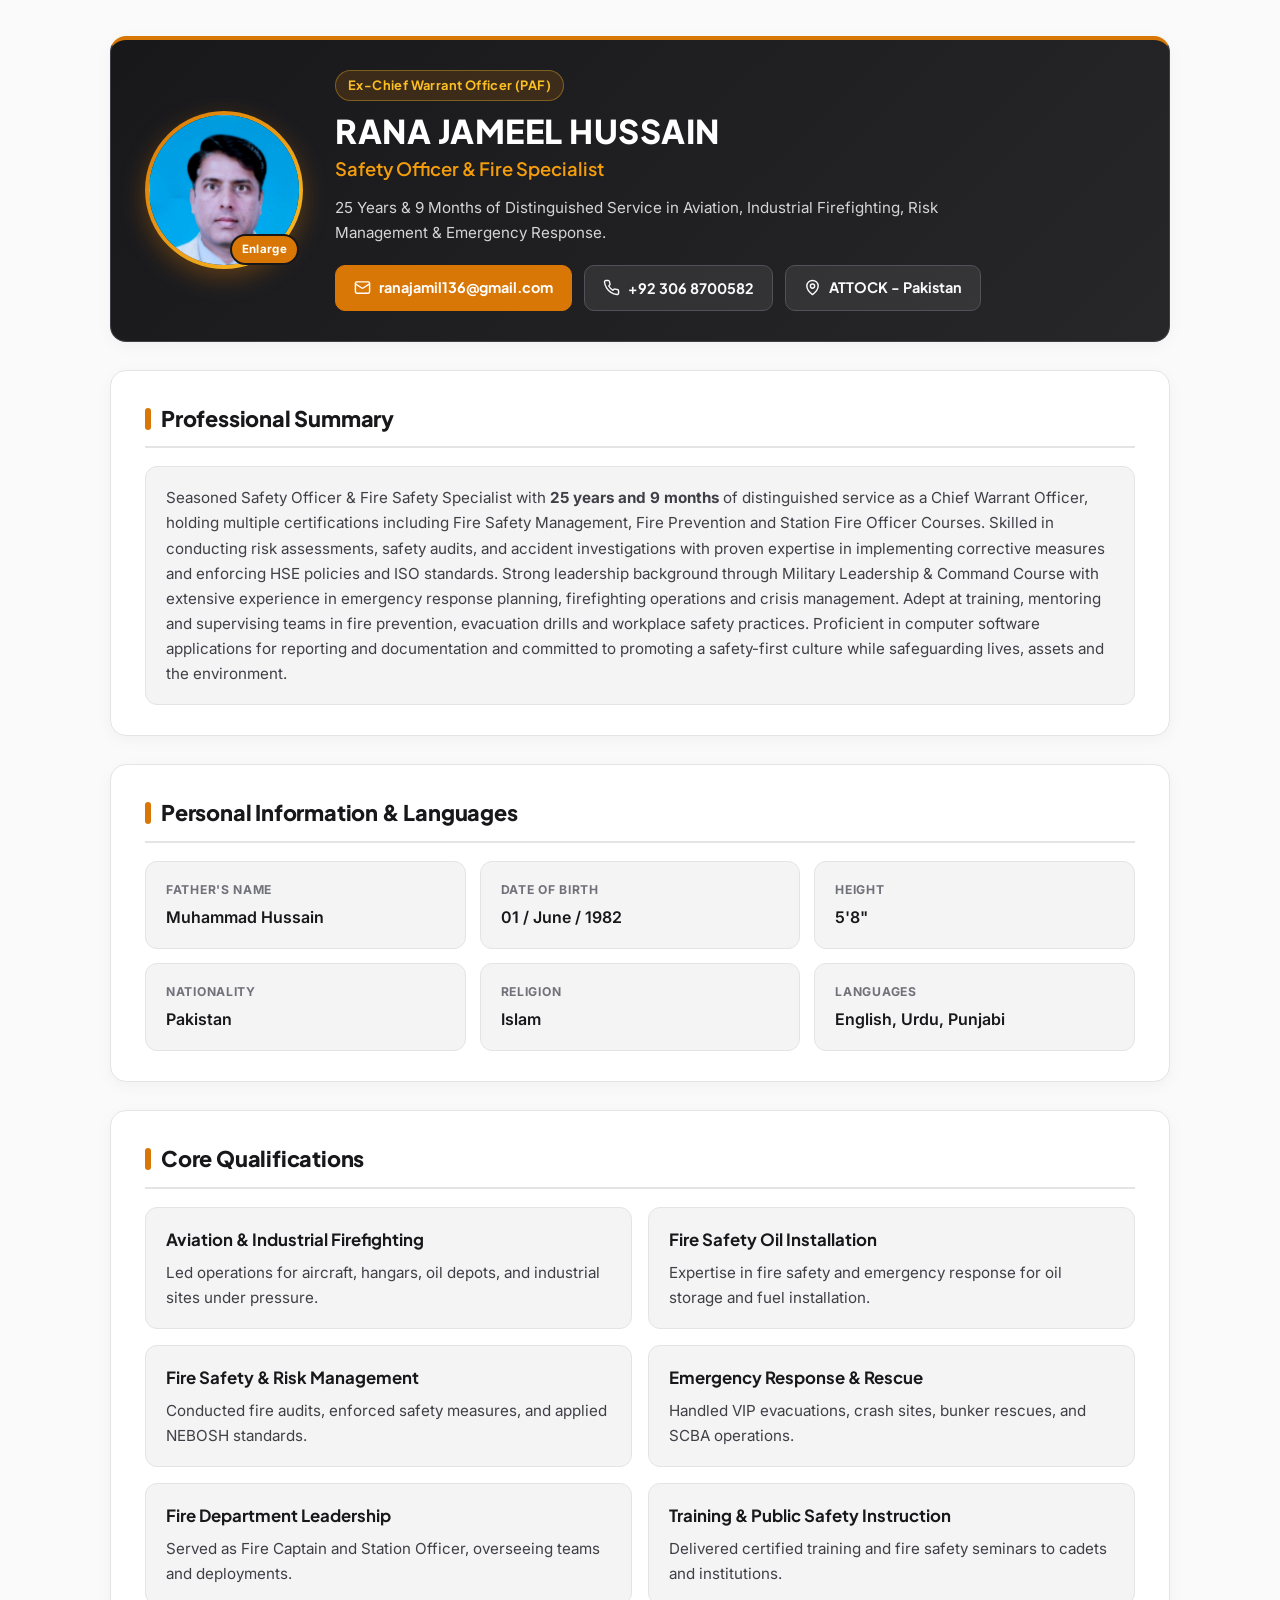
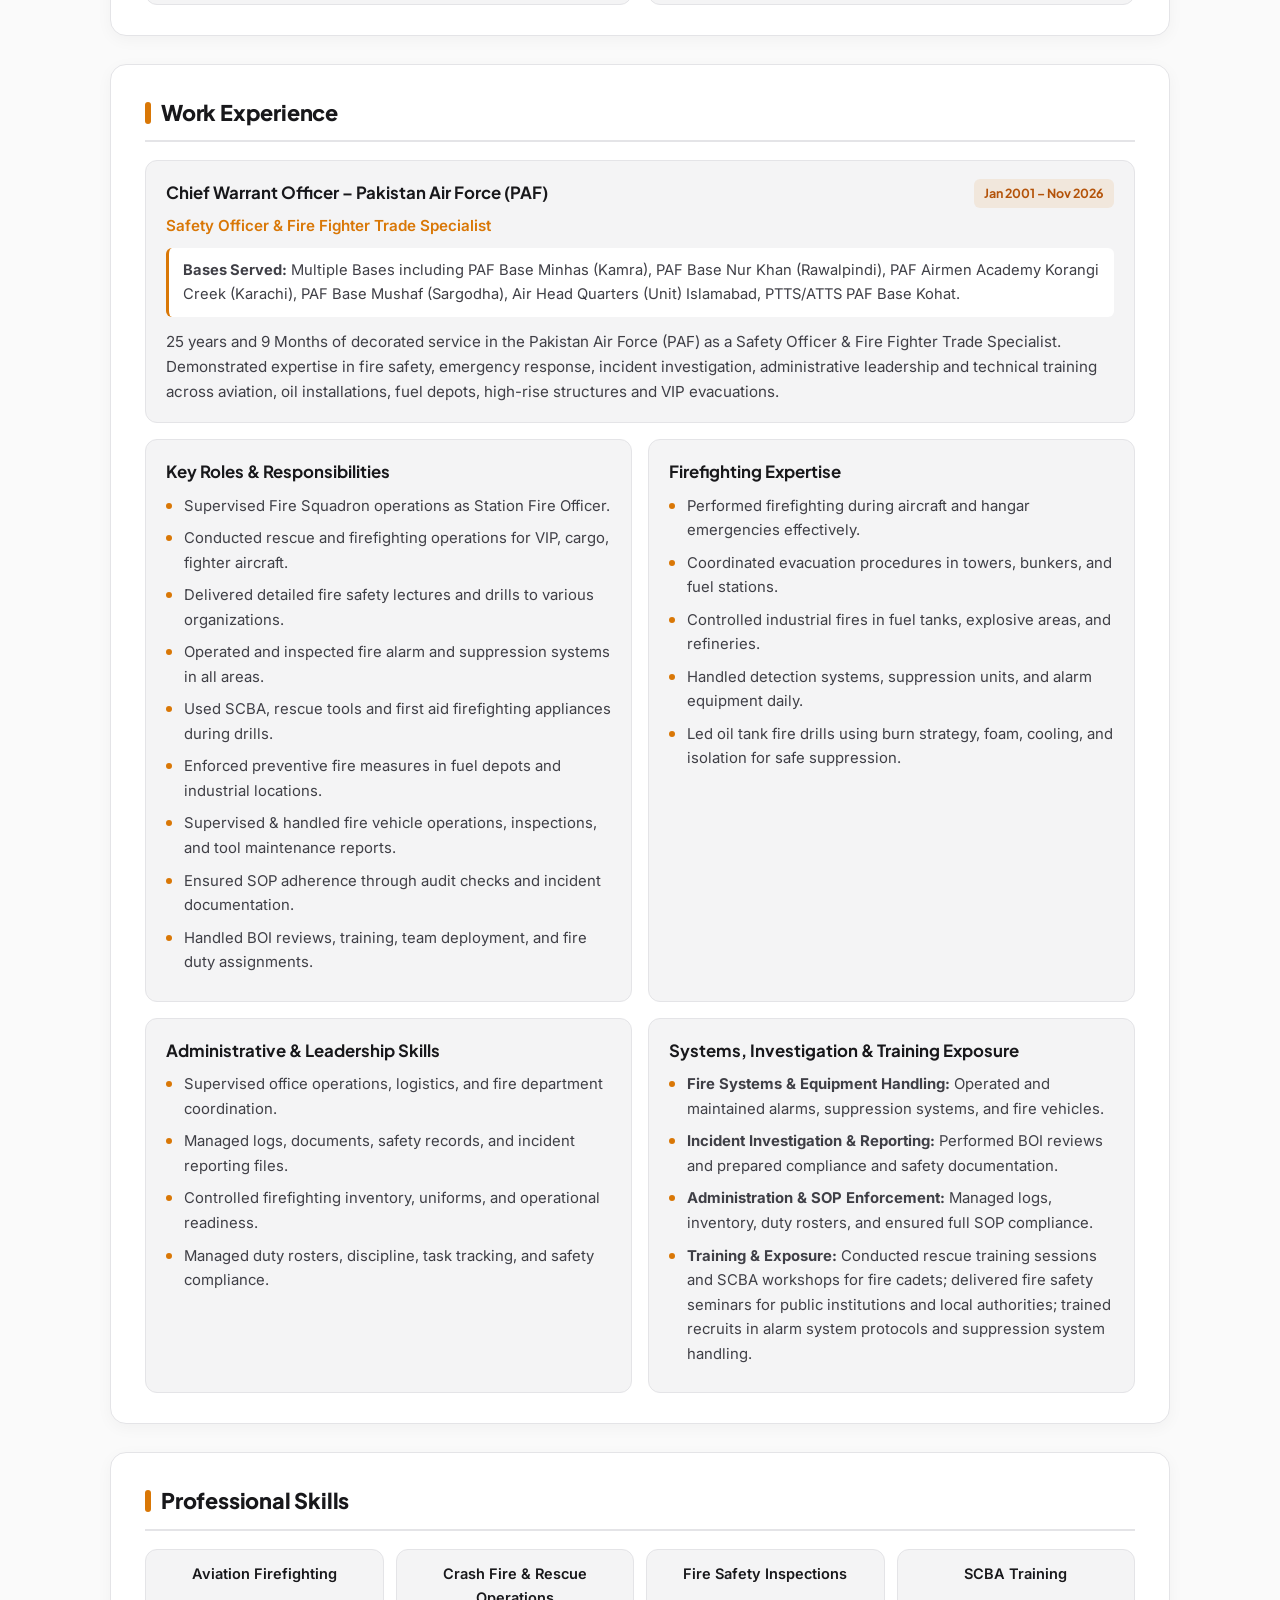
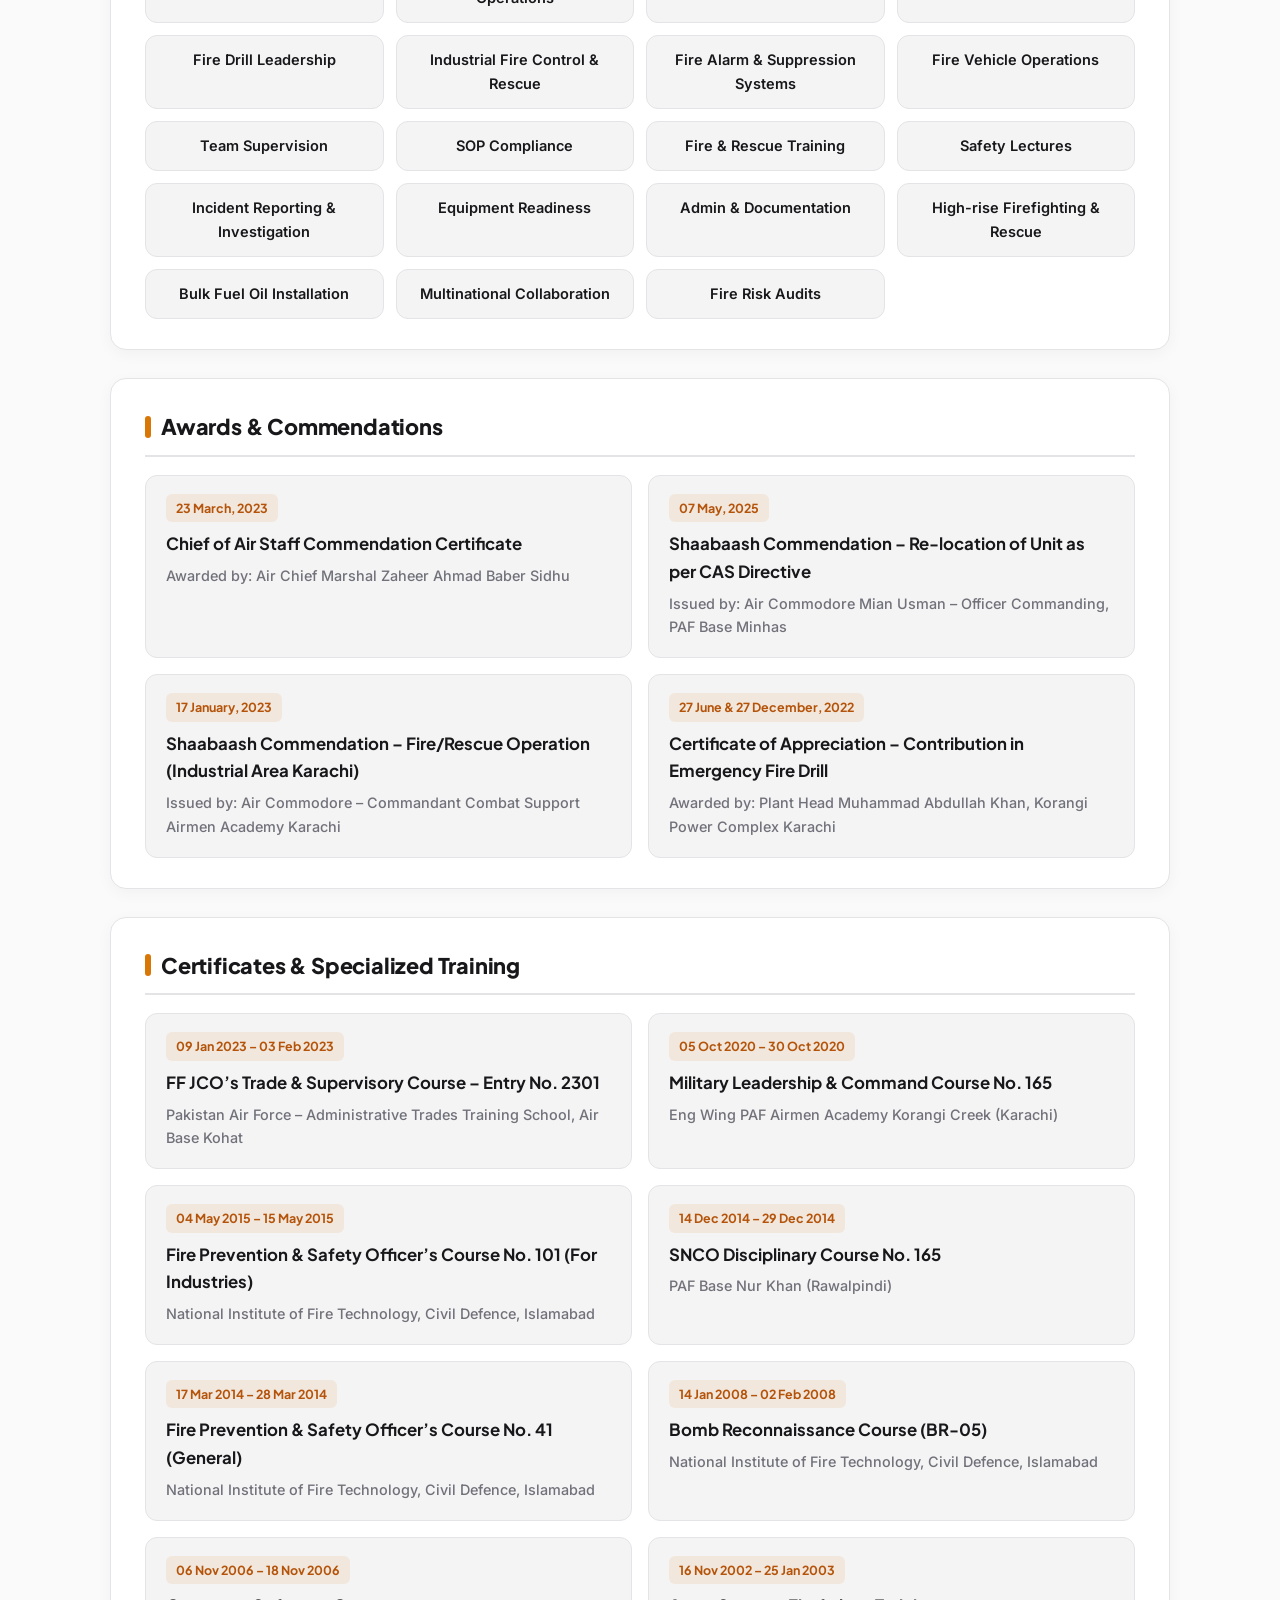
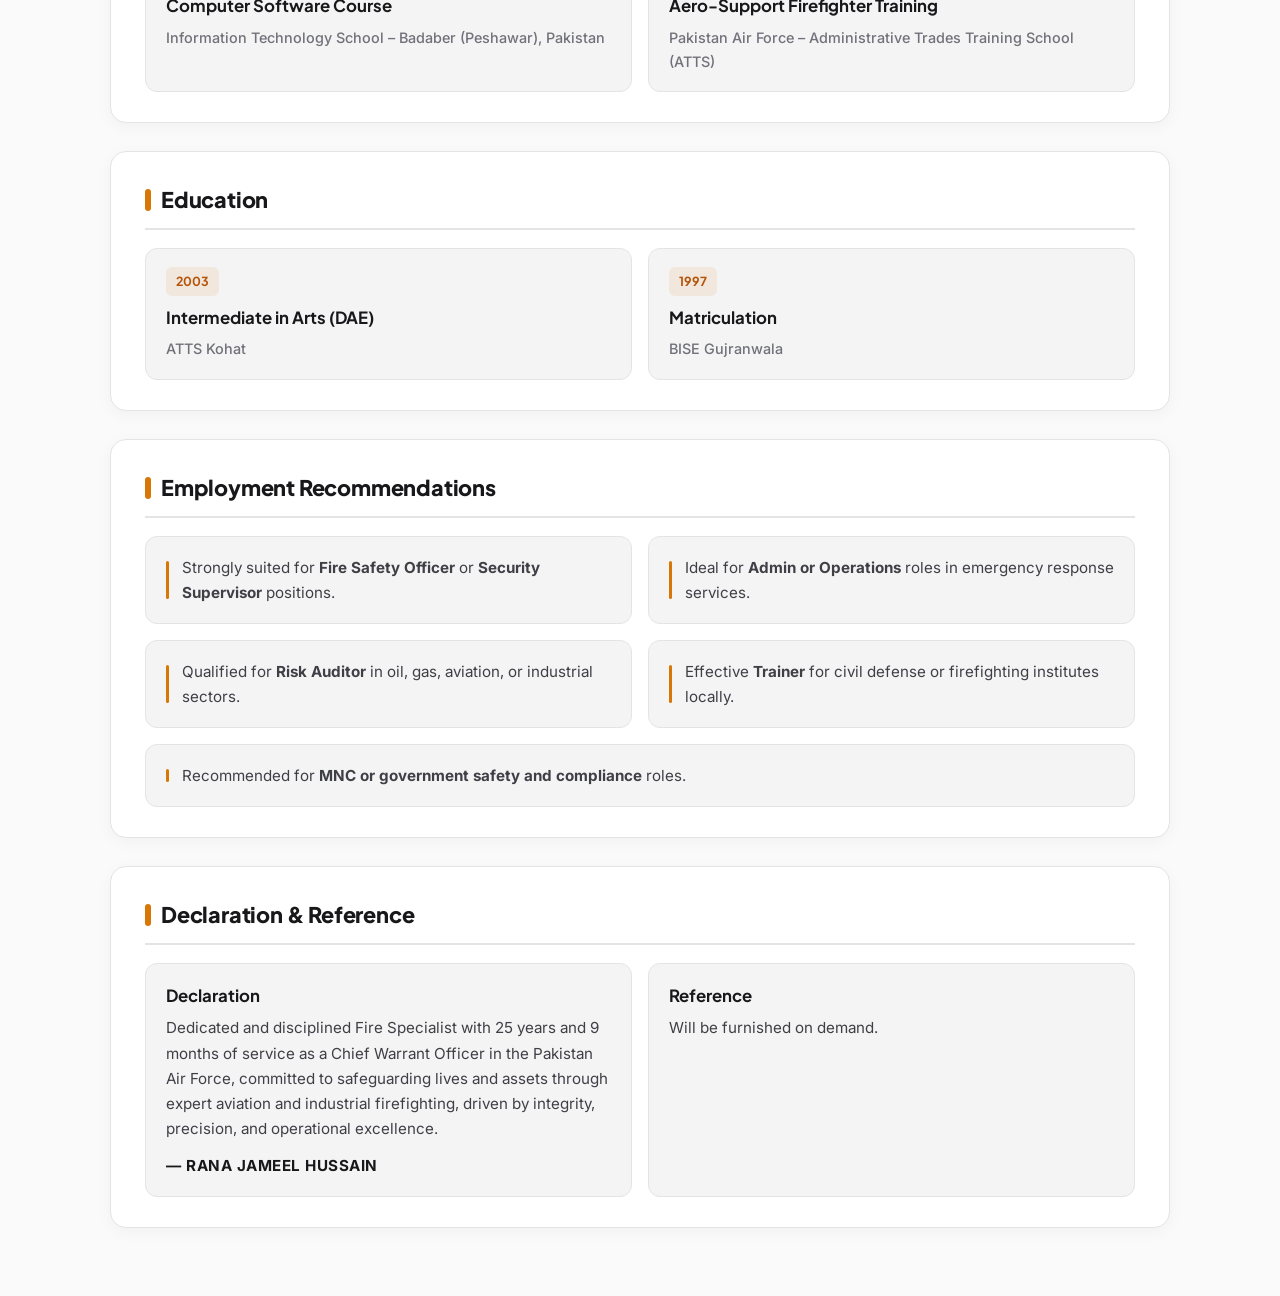
<file: index.html>
<!DOCTYPE html>
<html lang="en">
<head>
  <meta charset="UTF-8" />
  <meta name="viewport" content="width=device-width, initial-scale=1.0" />
  <title>Rana Jameel Hussain | Safety Officer & Fire Specialist</title>
  <!-- Google Fonts: Plus Jakarta Sans & Inter -->
  <link rel="preconnect" href="https://fonts.googleapis.com" />
  <link rel="preconnect" href="https://fonts.gstatic.com" crossorigin />
  <link href="https://fonts.googleapis.com/css2?family=Inter:wght@400;500;600;700&family=Plus+Jakarta+Sans:wght@600;700;800&display=swap" rel="stylesheet" />
  <!-- External Stylesheet -->
  <link rel="stylesheet" href="style.css" />
</head>
<body>

  <main class="container">

    <!-- 1. HEADER / PROFILE CARD -->
    <div class="main-card header-card" id="profile-header">
      <div class="header-content">
        <div class="profile-pic-wrapper" id="openLightboxBtn" title="Click to enlarge photo">
          <!-- UPDATED IMAGE PATH -->
          <img src="pic.jpeg" alt="Rana Jameel Hussain" class="profile-pic" />
          <span class="zoom-badge">Enlarge</span>
        </div>

        <div class="header-info">
          <span class="rank-badge">Ex-Chief Warrant Officer (PAF)</span>
          <h1 class="full-name">RANA JAMEEL HUSSAIN</h1>
          <h2 class="job-title">Safety Officer &amp; Fire Specialist</h2>
          <p class="header-tagline">
            25 Years &amp; 9 Months of Distinguished Service in Aviation, Industrial Firefighting, Risk Management &amp; Emergency Response.
          </p>

          <!-- Interactive Contact Buttons (Clean Vector Icons, No Emojis) -->
          <div class="contact-actions">
            <!-- 1. Gmail Button -->
            <a
              href="https://mail.google.com/mail/?view=cm&fs=1&to=ranajamil136@gmail.com"
              target="_blank"
              rel="noopener noreferrer"
              class="action-btn btn-primary"
              title="Compose Email in Gmail"
            >
              <svg class="btn-svg" viewBox="0 0 24 24" fill="none" stroke="currentColor" stroke-width="2" stroke-linecap="round" stroke-linejoin="round"><rect width="20" height="16" x="2" y="4" rx="2"/><path d="m22 7-8.97 5.7a1.94 1.94 0 0 1-2.06 0L2 7"/></svg>
              <span>ranajamil136@gmail.com</span>
            </a>

            <!-- 2. Phone Button (Triggers Custom Popup Modal) -->
            <button
              type="button"
              id="openPhoneModalBtn"
              class="action-btn btn-outline"
              title="Call or WhatsApp"
            >
              <svg class="btn-svg" viewBox="0 0 24 24" fill="none" stroke="currentColor" stroke-width="2" stroke-linecap="round" stroke-linejoin="round"><path d="M22 16.92v3a2 2 0 0 1-2.18 2 19.79 19.79 0 0 1-8.63-3.07 19.5 19.5 0 0 1-6-6 19.79 19.79 0 0 1-3.07-8.67A2 2 0 0 1 4.11 2h3a2 2 0 0 1 2 1.72 12.84 12.84 0 0 0 .7 2.81 2 2 0 0 1-.45 2.11L8.09 9.91a16 16 0 0 0 6 6l1.27-1.27a2 2 0 0 1 2.11-.45 12.84 12.84 0 0 0 2.81.7A2 2 0 0 1 22 16.92z"/></svg>
              <span>+92 306 8700582</span>
            </button>

            <!-- 3. Location Button -->
            <a
              href="https://www.google.com/maps/search/?api=1&query=Kamra,+Attock,+Pakistan"
              target="_blank"
              rel="noopener noreferrer"
              class="action-btn btn-outline"
              title="Open Location on Google Maps"
            >
              <svg class="btn-svg" viewBox="0 0 24 24" fill="none" stroke="currentColor" stroke-width="2" stroke-linecap="round" stroke-linejoin="round"><path d="M20 10c0 6-8 12-8 12s-8-6-8-12a8 8 0 0 1 16 0Z"/><circle cx="12" cy="10" r="3"/></svg>
              <span>ATTOCK - Pakistan</span>
            </a>
          </div>
        </div>
      </div>
    </div>

    <!-- 2. PROFESSIONAL SUMMARY -->
    <div class="main-card" id="summary">
      <h3 class="section-title">Professional Summary</h3>
      <div class="sub-card">
        <p>
          Seasoned Safety Officer &amp; Fire Safety Specialist with <strong>25 years and 9 months</strong> of distinguished service as a Chief Warrant Officer, holding multiple certifications including Fire Safety Management, Fire Prevention and Station Fire Officer Courses. Skilled in conducting risk assessments, safety audits, and accident investigations with proven expertise in implementing corrective measures and enforcing HSE policies and ISO standards. Strong leadership background through Military Leadership &amp; Command Course with extensive experience in emergency response planning, firefighting operations and crisis management. Adept at training, mentoring and supervising teams in fire prevention, evacuation drills and workplace safety practices. Proficient in computer software applications for reporting and documentation and committed to promoting a safety-first culture while safeguarding lives, assets and the environment.
        </p>
      </div>
    </div>

    <!-- 3. PERSONAL INFORMATION & LANGUAGES -->
    <div class="main-card" id="personal-info">
      <h3 class="section-title">Personal Information &amp; Languages</h3>
      <div class="grid-3">
        <div class="sub-card info-item">
          <span class="info-label">Father's Name</span>
          <span class="info-value">Muhammad Hussain</span>
        </div>
        <div class="sub-card info-item">
          <span class="info-label">Date of Birth</span>
          <span class="info-value">01 / June / 1982</span>
        </div>
        <div class="sub-card info-item">
          <span class="info-label">Height</span>
          <span class="info-value">5'8"</span>
        </div>
        <div class="sub-card info-item">
          <span class="info-label">Nationality</span>
          <span class="info-value">Pakistan</span>
        </div>
        <div class="sub-card info-item">
          <span class="info-label">Religion</span>
          <span class="info-value">Islam</span>
        </div>
        <div class="sub-card info-item">
          <span class="info-label">Languages</span>
          <span class="info-value">English, Urdu, Punjabi</span>
        </div>
      </div>
    </div>

    <!-- 4. CORE QUALIFICATIONS -->
    <div class="main-card" id="core-qualifications">
      <h3 class="section-title">Core Qualifications</h3>
      <div class="grid-2">
        <div class="sub-card">
          <h4>Aviation &amp; Industrial Firefighting</h4>
          <p>Led operations for aircraft, hangars, oil depots, and industrial sites under pressure.</p>
        </div>
        <div class="sub-card">
          <h4>Fire Safety Oil Installation</h4>
          <p>Expertise in fire safety and emergency response for oil storage and fuel installation.</p>
        </div>
        <div class="sub-card">
          <h4>Fire Safety &amp; Risk Management</h4>
          <p>Conducted fire audits, enforced safety measures, and applied NEBOSH standards.</p>
        </div>
        <div class="sub-card">
          <h4>Emergency Response &amp; Rescue</h4>
          <p>Handled VIP evacuations, crash sites, bunker rescues, and SCBA operations.</p>
        </div>
        <div class="sub-card">
          <h4>Fire Department Leadership</h4>
          <p>Served as Fire Captain and Station Officer, overseeing teams and deployments.</p>
        </div>
        <div class="sub-card">
          <h4>Training &amp; Public Safety Instruction</h4>
          <p>Delivered certified training and fire safety seminars to cadets and institutions.</p>
        </div>
      </div>
    </div>

    <!-- 5. WORK EXPERIENCE -->
    <div class="main-card" id="work-experience">
      <h3 class="section-title">Work Experience</h3>

      <div class="sub-card experience-header-box">
        <div class="exp-top">
          <div>
            <h4>Chief Warrant Officer – Pakistan Air Force (PAF)</h4>
            <p class="exp-subtitle">Safety Officer &amp; Fire Fighter Trade Specialist</p>
          </div>
          <span class="date-badge">Jan 2001 – Nov 2026</span>
        </div>
        <p class="exp-bases">
          <strong>Bases Served:</strong> Multiple Bases including PAF Base Minhas (Kamra), PAF Base Nur Khan (Rawalpindi), PAF Airmen Academy Korangi Creek (Karachi), PAF Base Mushaf (Sargodha), Air Head Quarters (Unit) Islamabad, PTTS/ATTS PAF Base Kohat.
        </p>
        <p>
          25 years and 9 Months of decorated service in the Pakistan Air Force (PAF) as a Safety Officer &amp; Fire Fighter Trade Specialist. Demonstrated expertise in fire safety, emergency response, incident investigation, administrative leadership and technical training across aviation, oil installations, fuel depots, high-rise structures and VIP evacuations.
        </p>
      </div>

      <div class="grid-2 mt-16">
        <div class="sub-card">
          <h4>Key Roles &amp; Responsibilities</h4>
          <ul class="clean-list">
            <li>Supervised Fire Squadron operations as Station Fire Officer.</li>
            <li>Conducted rescue and firefighting operations for VIP, cargo, fighter aircraft.</li>
            <li>Delivered detailed fire safety lectures and drills to various organizations.</li>
            <li>Operated and inspected fire alarm and suppression systems in all areas.</li>
            <li>Used SCBA, rescue tools and first aid firefighting appliances during drills.</li>
            <li>Enforced preventive fire measures in fuel depots and industrial locations.</li>
            <li>Supervised &amp; handled fire vehicle operations, inspections, and tool maintenance reports.</li>
            <li>Ensured SOP adherence through audit checks and incident documentation.</li>
            <li>Handled BOI reviews, training, team deployment, and fire duty assignments.</li>
          </ul>
        </div>

        <div class="sub-card">
          <h4>Firefighting Expertise</h4>
          <ul class="clean-list">
            <li>Performed firefighting during aircraft and hangar emergencies effectively.</li>
            <li>Coordinated evacuation procedures in towers, bunkers, and fuel stations.</li>
            <li>Controlled industrial fires in fuel tanks, explosive areas, and refineries.</li>
            <li>Handled detection systems, suppression units, and alarm equipment daily.</li>
            <li>Led oil tank fire drills using burn strategy, foam, cooling, and isolation for safe suppression.</li>
          </ul>
        </div>

        <div class="sub-card">
          <h4>Administrative &amp; Leadership Skills</h4>
          <ul class="clean-list">
            <li>Supervised office operations, logistics, and fire department coordination.</li>
            <li>Managed logs, documents, safety records, and incident reporting files.</li>
            <li>Controlled firefighting inventory, uniforms, and operational readiness.</li>
            <li>Managed duty rosters, discipline, task tracking, and safety compliance.</li>
          </ul>
        </div>

        <div class="sub-card">
          <h4>Systems, Investigation &amp; Training Exposure</h4>
          <ul class="clean-list">
            <li><strong>Fire Systems &amp; Equipment Handling:</strong> Operated and maintained alarms, suppression systems, and fire vehicles.</li>
            <li><strong>Incident Investigation &amp; Reporting:</strong> Performed BOI reviews and prepared compliance and safety documentation.</li>
            <li><strong>Administration &amp; SOP Enforcement:</strong> Managed logs, inventory, duty rosters, and ensured full SOP compliance.</li>
            <li><strong>Training &amp; Exposure:</strong> Conducted rescue training sessions and SCBA workshops for fire cadets; delivered fire safety seminars for public institutions and local authorities; trained recruits in alarm system protocols and suppression system handling.</li>
          </ul>
        </div>
      </div>
    </div>

    <!-- 6. PROFESSIONAL SKILLS -->
    <div class="main-card" id="skills">
      <h3 class="section-title">Professional Skills</h3>
      <div class="skills-grid">
        <div class="sub-card skill-pill">Aviation Firefighting</div>
        <div class="sub-card skill-pill">Crash Fire &amp; Rescue Operations</div>
        <div class="sub-card skill-pill">Fire Safety Inspections</div>
        <div class="sub-card skill-pill">SCBA Training</div>
        <div class="sub-card skill-pill">Fire Drill Leadership</div>
        <div class="sub-card skill-pill">Industrial Fire Control &amp; Rescue</div>
        <div class="sub-card skill-pill">Fire Alarm &amp; Suppression Systems</div>
        <div class="sub-card skill-pill">Fire Vehicle Operations</div>
        <div class="sub-card skill-pill">Team Supervision</div>
        <div class="sub-card skill-pill">SOP Compliance</div>
        <div class="sub-card skill-pill">Fire &amp; Rescue Training</div>
        <div class="sub-card skill-pill">Safety Lectures</div>
        <div class="sub-card skill-pill">Incident Reporting &amp; Investigation</div>
        <div class="sub-card skill-pill">Equipment Readiness</div>
        <div class="sub-card skill-pill">Admin &amp; Documentation</div>
        <div class="sub-card skill-pill">High-rise Firefighting &amp; Rescue</div>
        <div class="sub-card skill-pill">Bulk Fuel Oil Installation</div>
        <div class="sub-card skill-pill">Multinational Collaboration</div>
        <div class="sub-card skill-pill">Fire Risk Audits</div>
      </div>
    </div>

    <!-- 7. AWARDS & APPRECIATION -->
    <div class="main-card" id="awards">
      <h3 class="section-title">Awards &amp; Commendations</h3>
      <div class="grid-2">
        <div class="sub-card">
          <span class="date-badge mb-8">23 March, 2023</span>
          <h4>Chief of Air Staff Commendation Certificate</h4>
          <p class="issuer">Awarded by: Air Chief Marshal Zaheer Ahmad Baber Sidhu</p>
        </div>

        <div class="sub-card">
          <span class="date-badge mb-8">07 May, 2025</span>
          <h4>Shaabaash Commendation – Re-location of Unit as per CAS Directive</h4>
          <p class="issuer">Issued by: Air Commodore Mian Usman – Officer Commanding, PAF Base Minhas</p>
        </div>

        <div class="sub-card">
          <span class="date-badge mb-8">17 January, 2023</span>
          <h4>Shaabaash Commendation – Fire/Rescue Operation (Industrial Area Karachi)</h4>
          <p class="issuer">Issued by: Air Commodore – Commandant Combat Support Airmen Academy Karachi</p>
        </div>

        <div class="sub-card">
          <span class="date-badge mb-8">27 June &amp; 27 December, 2022</span>
          <h4>Certificate of Appreciation – Contribution in Emergency Fire Drill</h4>
          <p class="issuer">Awarded by: Plant Head Muhammad Abdullah Khan, Korangi Power Complex Karachi</p>
        </div>
      </div>
    </div>

    <!-- 8. CERTIFICATES & TRAINING -->
    <div class="main-card" id="certifications">
      <h3 class="section-title">Certificates &amp; Specialized Training</h3>
      <div class="grid-2">
        <div class="sub-card">
          <span class="date-badge mb-8">09 Jan 2023 – 03 Feb 2023</span>
          <h4>FF JCO’s Trade &amp; Supervisory Course – Entry No. 2301</h4>
          <p class="issuer">Pakistan Air Force – Administrative Trades Training School, Air Base Kohat</p>
        </div>

        <div class="sub-card">
          <span class="date-badge mb-8">05 Oct 2020 – 30 Oct 2020</span>
          <h4>Military Leadership &amp; Command Course No. 165</h4>
          <p class="issuer">Eng Wing PAF Airmen Academy Korangi Creek (Karachi)</p>
        </div>

        <div class="sub-card">
          <span class="date-badge mb-8">04 May 2015 – 15 May 2015</span>
          <h4>Fire Prevention &amp; Safety Officer’s Course No. 101 (For Industries)</h4>
          <p class="issuer">National Institute of Fire Technology, Civil Defence, Islamabad</p>
        </div>

        <div class="sub-card">
          <span class="date-badge mb-8">14 Dec 2014 – 29 Dec 2014</span>
          <h4>SNCO Disciplinary Course No. 165</h4>
          <p class="issuer">PAF Base Nur Khan (Rawalpindi)</p>
        </div>

        <div class="sub-card">
          <span class="date-badge mb-8">17 Mar 2014 – 28 Mar 2014</span>
          <h4>Fire Prevention &amp; Safety Officer’s Course No. 41 (General)</h4>
          <p class="issuer">National Institute of Fire Technology, Civil Defence, Islamabad</p>
        </div>

        <div class="sub-card">
          <span class="date-badge mb-8">14 Jan 2008 – 02 Feb 2008</span>
          <h4>Bomb Reconnaissance Course (BR-05)</h4>
          <p class="issuer">National Institute of Fire Technology, Civil Defence, Islamabad</p>
        </div>

        <div class="sub-card">
          <span class="date-badge mb-8">06 Nov 2006 – 18 Nov 2006</span>
          <h4>Computer Software Course</h4>
          <p class="issuer">Information Technology School – Badaber (Peshawar), Pakistan</p>
        </div>

        <div class="sub-card">
          <span class="date-badge mb-8">16 Nov 2002 – 25 Jan 2003</span>
          <h4>Aero-Support Firefighter Training</h4>
          <p class="issuer">Pakistan Air Force – Administrative Trades Training School (ATTS)</p>
        </div>
      </div>
    </div>

    <!-- 9. EDUCATION -->
    <div class="main-card" id="education">
      <h3 class="section-title">Education</h3>
      <div class="grid-2">
        <div class="sub-card">
          <span class="date-badge mb-8">2003</span>
          <h4>Intermediate in Arts (DAE)</h4>
          <p class="issuer">ATTS Kohat</p>
        </div>
        <div class="sub-card">
          <span class="date-badge mb-8">1997</span>
          <h4>Matriculation</h4>
          <p class="issuer">BISE Gujranwala</p>
        </div>
      </div>
    </div>

    <!-- 10. EMPLOYMENT RECOMMENDATIONS -->
    <div class="main-card" id="recommendations">
      <h3 class="section-title">Employment Recommendations</h3>
      <div class="grid-2">
        <div class="sub-card rec-item">
          <p>Strongly suited for <strong>Fire Safety Officer</strong> or <strong>Security Supervisor</strong> positions.</p>
        </div>
        <div class="sub-card rec-item">
          <p>Ideal for <strong>Admin or Operations</strong> roles in emergency response services.</p>
        </div>
        <div class="sub-card rec-item">
          <p>Qualified for <strong>Risk Auditor</strong> in oil, gas, aviation, or industrial sectors.</p>
        </div>
        <div class="sub-card rec-item">
          <p>Effective <strong>Trainer</strong> for civil defense or firefighting institutes locally.</p>
        </div>
        <div class="sub-card rec-item full-span">
          <p>Recommended for <strong>MNC or government safety and compliance</strong> roles.</p>
        </div>
      </div>
    </div>

    <!-- 11. DECLARATION & REFERENCE -->
    <div class="main-card" id="declaration">
      <h3 class="section-title">Declaration &amp; Reference</h3>
      <div class="grid-2">
        <div class="sub-card">
          <h4>Declaration</h4>
          <p>
            Dedicated and disciplined Fire Specialist with 25 years and 9 months of service as a Chief Warrant Officer in the Pakistan Air Force, committed to safeguarding lives and assets through expert aviation and industrial firefighting, driven by integrity, precision, and operational excellence.
          </p>
          <p class="signature">— RANA JAMEEL HUSSAIN</p>
        </div>
        <div class="sub-card">
          <h4>Reference</h4>
          <p>Will be furnished on demand.</p>
        </div>
      </div>
    </div>

  </main>

  <!-- =========================================================
       MODAL 1: PROFILE PICTURE LIGHTBOX
  ========================================================== -->
  <div id="profileLightbox" class="modal-overlay" aria-hidden="true">
    <div class="lightbox-content">
      <button type="button" class="modal-close" id="closeLightboxBtn" aria-label="Close Lightbox">&times;</button>
      <div class="lightbox-circle">
        <!-- UPDATED LARGE IMAGE PATH -->
        <img src="image/pic.jpeg" alt="Rana Jameel Hussain Large Portrait" />
      </div>
      <h2 class="lightbox-name">RANA JAMEEL HUSSAIN</h2>
      <p class="lightbox-bio">
        Safety Officer &amp; Fire Specialist | Ex-Chief Warrant Officer (Pakistan Air Force) with 25+ years of excellence in aviation &amp; industrial fire protection.
      </p>
    </div>
  </div>

  <!-- =========================================================
       MODAL 2: PHONE & WHATSAPP ACTION POPUP
  ========================================================== -->
  <div id="phoneModal" class="modal-overlay" aria-hidden="true">
    <div class="popup-box">
      <button type="button" class="modal-close dark-close" id="closePhoneModalBtn" aria-label="Close Contact Popup">&times;</button>
      <div class="popup-header">
        <div class="popup-icon-circle">
          <svg width="26" height="26" viewBox="0 0 24 24" fill="none" stroke="currentColor" stroke-width="2.2" stroke-linecap="round" stroke-linejoin="round"><path d="M22 16.92v3a2 2 0 0 1-2.18 2 19.79 19.79 0 0 1-8.63-3.07 19.5 19.5 0 0 1-6-6 19.79 19.79 0 0 1-3.07-8.67A2 2 0 0 1 4.11 2h3a2 2 0 0 1 2 1.72 12.84 12.84 0 0 0 .7 2.81 2 2 0 0 1-.45 2.11L8.09 9.91a16 16 0 0 0 6 6l1.27-1.27a2 2 0 0 1 2.11-.45 12.84 12.84 0 0 0 2.81.7A2 2 0 0 1 22 16.92z"/></svg>
        </div>
        <h3>Direct Contact Options</h3>
        <p>+92 306 8700582</p>
      </div>
      <div class="popup-actions">
        <!-- Button 1: Direct Phone Dialer -->
        <a href="tel:+923068700582" class="popup-btn call-btn">
          <svg class="btn-svg" viewBox="0 0 24 24" fill="none" stroke="currentColor" stroke-width="2" stroke-linecap="round" stroke-linejoin="round"><path d="M22 16.92v3a2 2 0 0 1-2.18 2 19.79 19.79 0 0 1-8.63-3.07 19.5 19.5 0 0 1-6-6 19.79 19.79 0 0 1-3.07-8.67A2 2 0 0 1 4.11 2h3a2 2 0 0 1 2 1.72 12.84 12.84 0 0 0 .7 2.81 2 2 0 0 1-.45 2.11L8.09 9.91a16 16 0 0 0 6 6l1.27-1.27a2 2 0 0 1 2.11-.45 12.84 12.84 0 0 0 2.81.7A2 2 0 0 1 22 16.92z"/></svg>
          <span>Phone Call</span>
        </a>
        <!-- Button 2: Direct WhatsApp Chat -->
        <a href="https://wa.me/923068700582" target="_blank" rel="noopener noreferrer" class="popup-btn whatsapp-btn">
          <svg class="btn-svg" viewBox="0 0 24 24" fill="none" stroke="currentColor" stroke-width="2" stroke-linecap="round" stroke-linejoin="round"><path d="M21 11.5a8.38 8.38 0 0 1-.9 3.8 8.5 8.5 0 0 1-7.6 4.7 8.38 8.38 0 0 1-3.8-.9L3 21l1.9-5.7a8.38 8.38 0 0 1-.9-3.8 8.5 8.5 0 0 1 4.7-7.6 8.38 8.38 0 0 1 3.8-.9h.5a8.48 8.48 0 0 1 8 8v.5z"/></svg>
          <span>WhatsApp Message</span>
        </a>
      </div>
    </div>
  </div>

  <!-- External JavaScript -->
  <script src="script.js"></script>
</body>
</html>
</file>
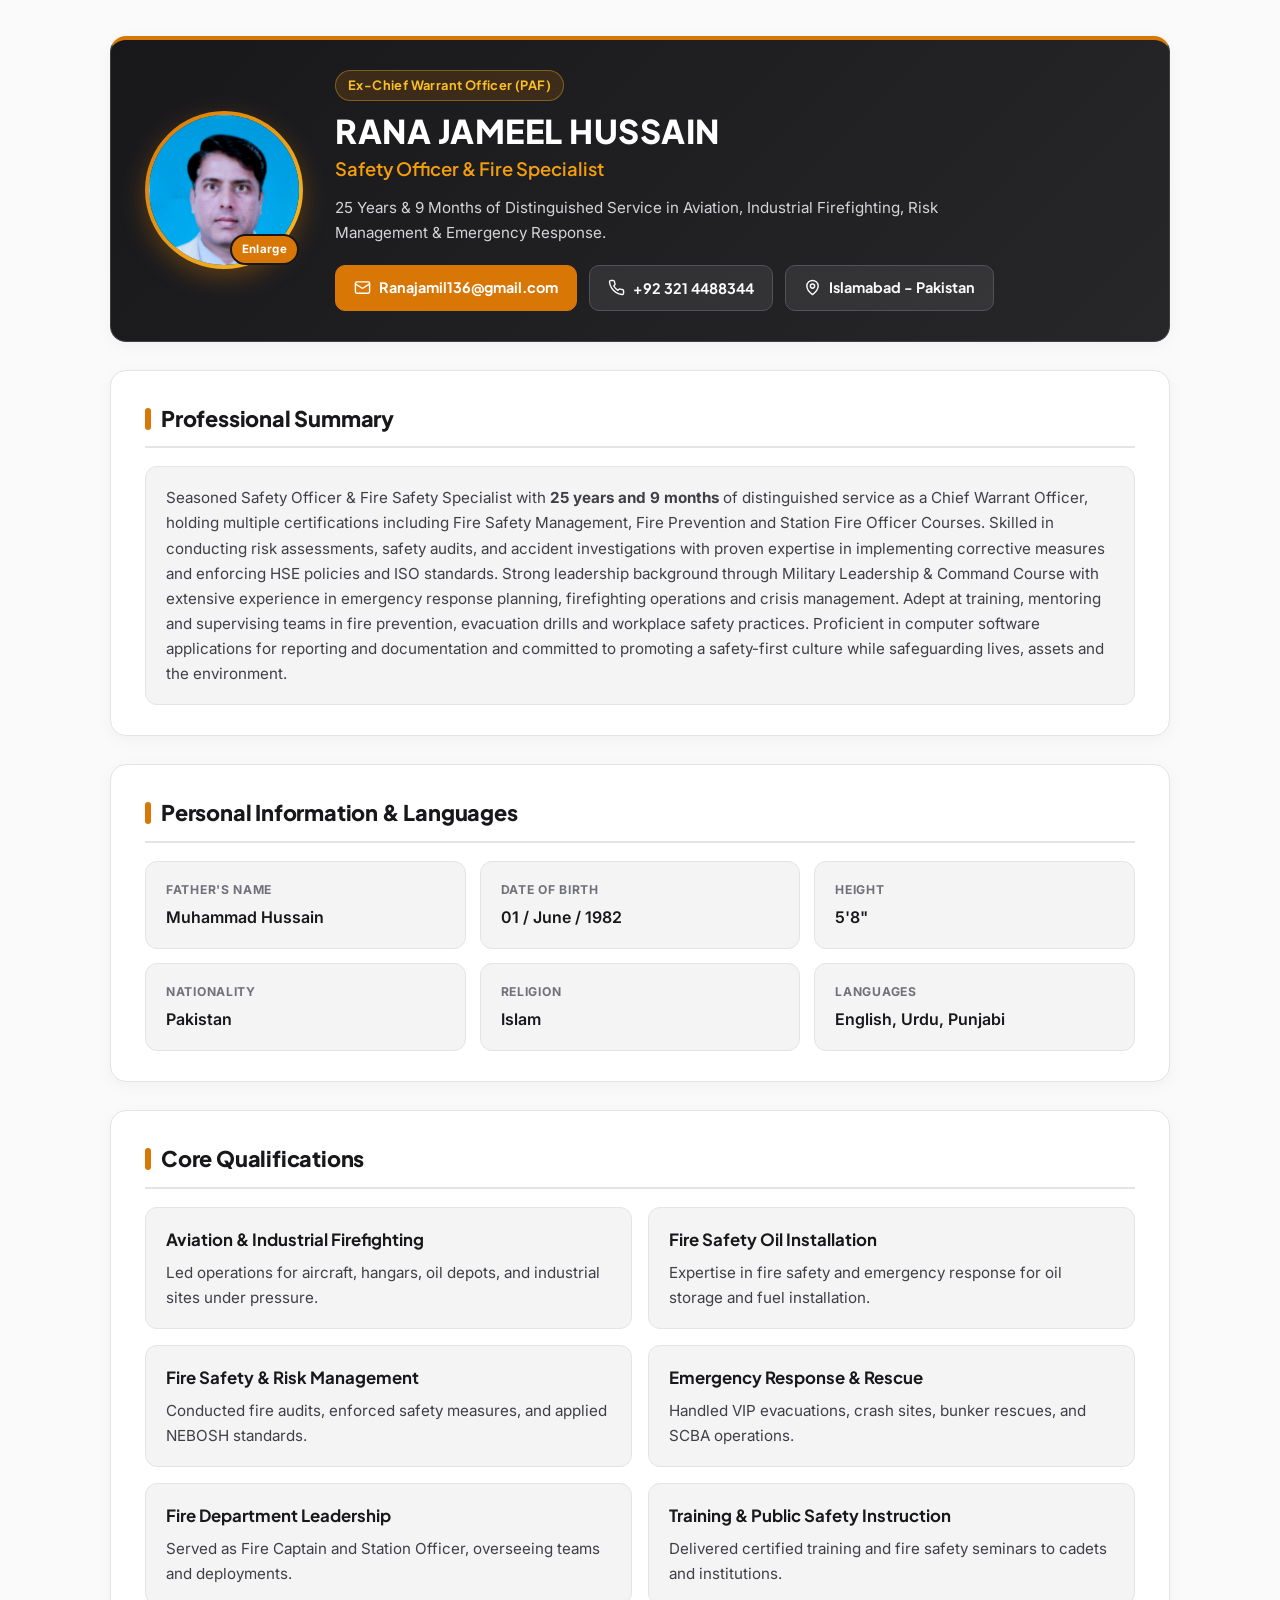
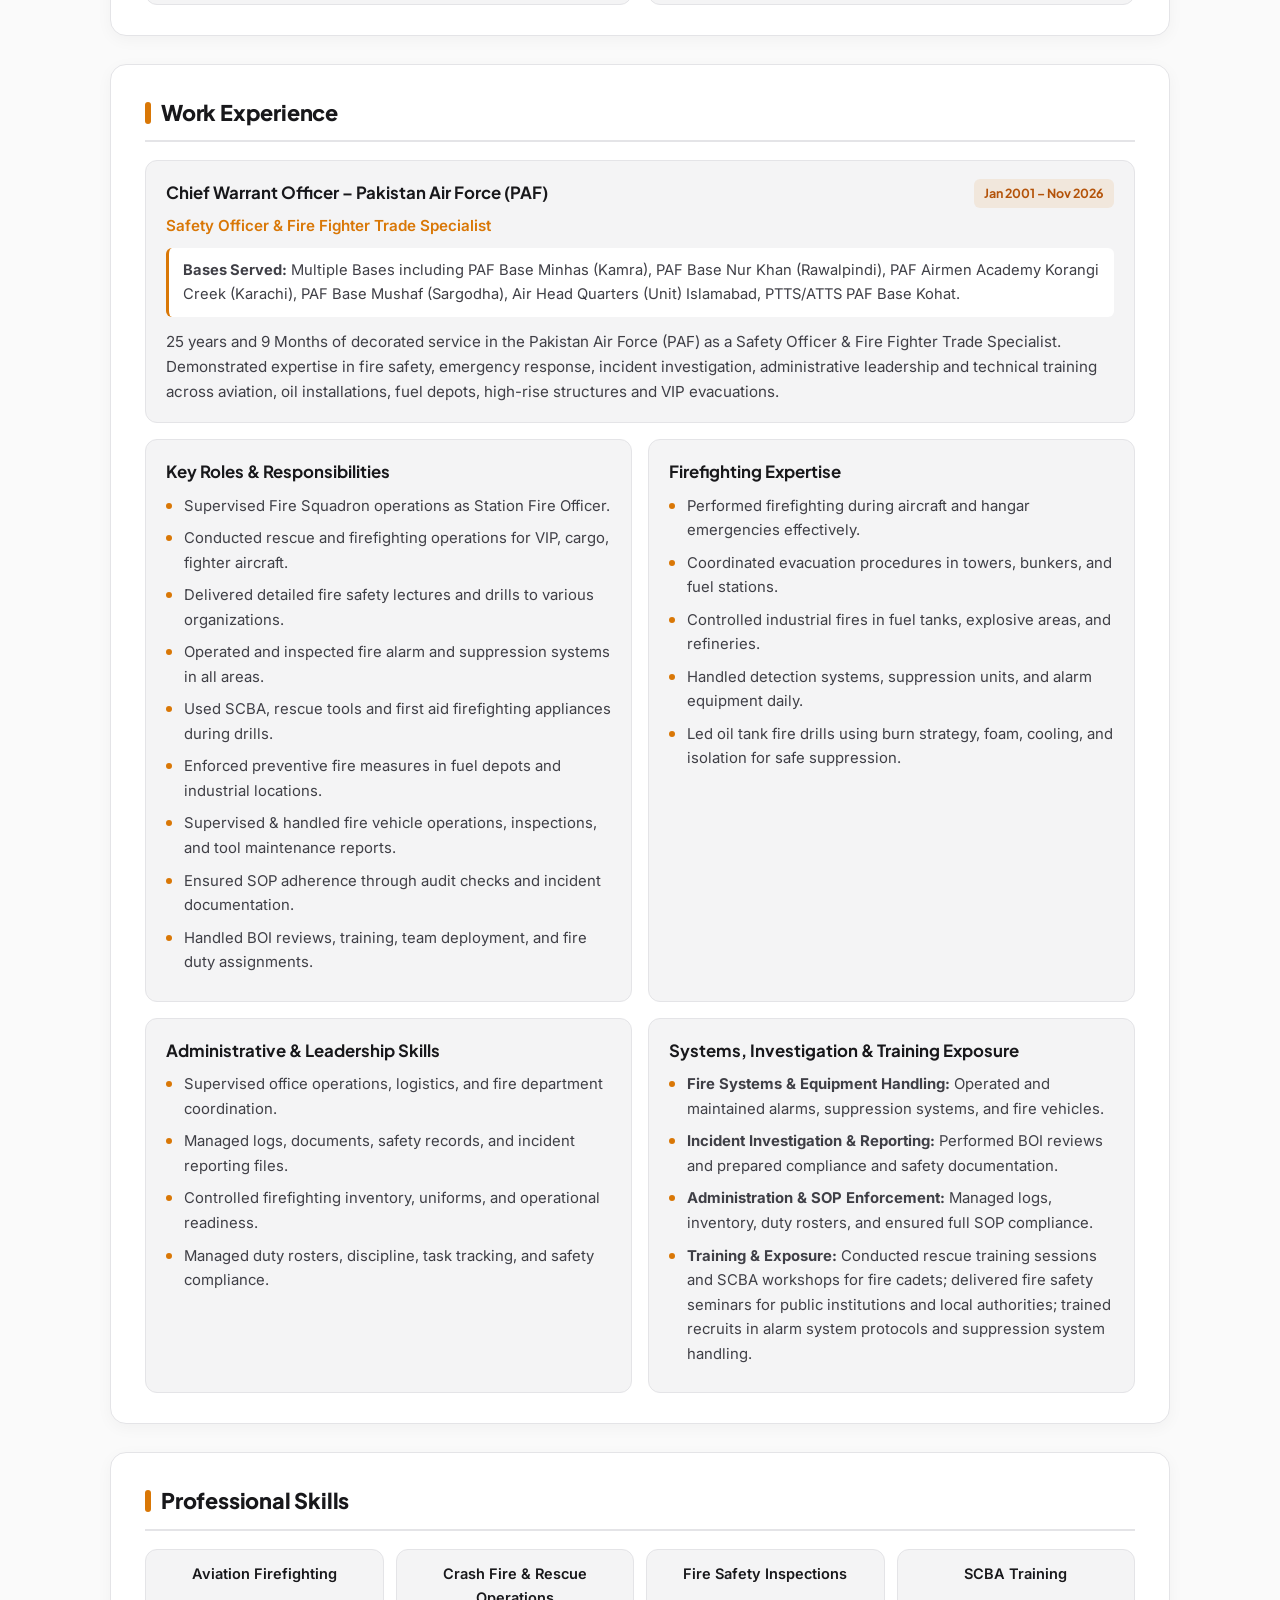
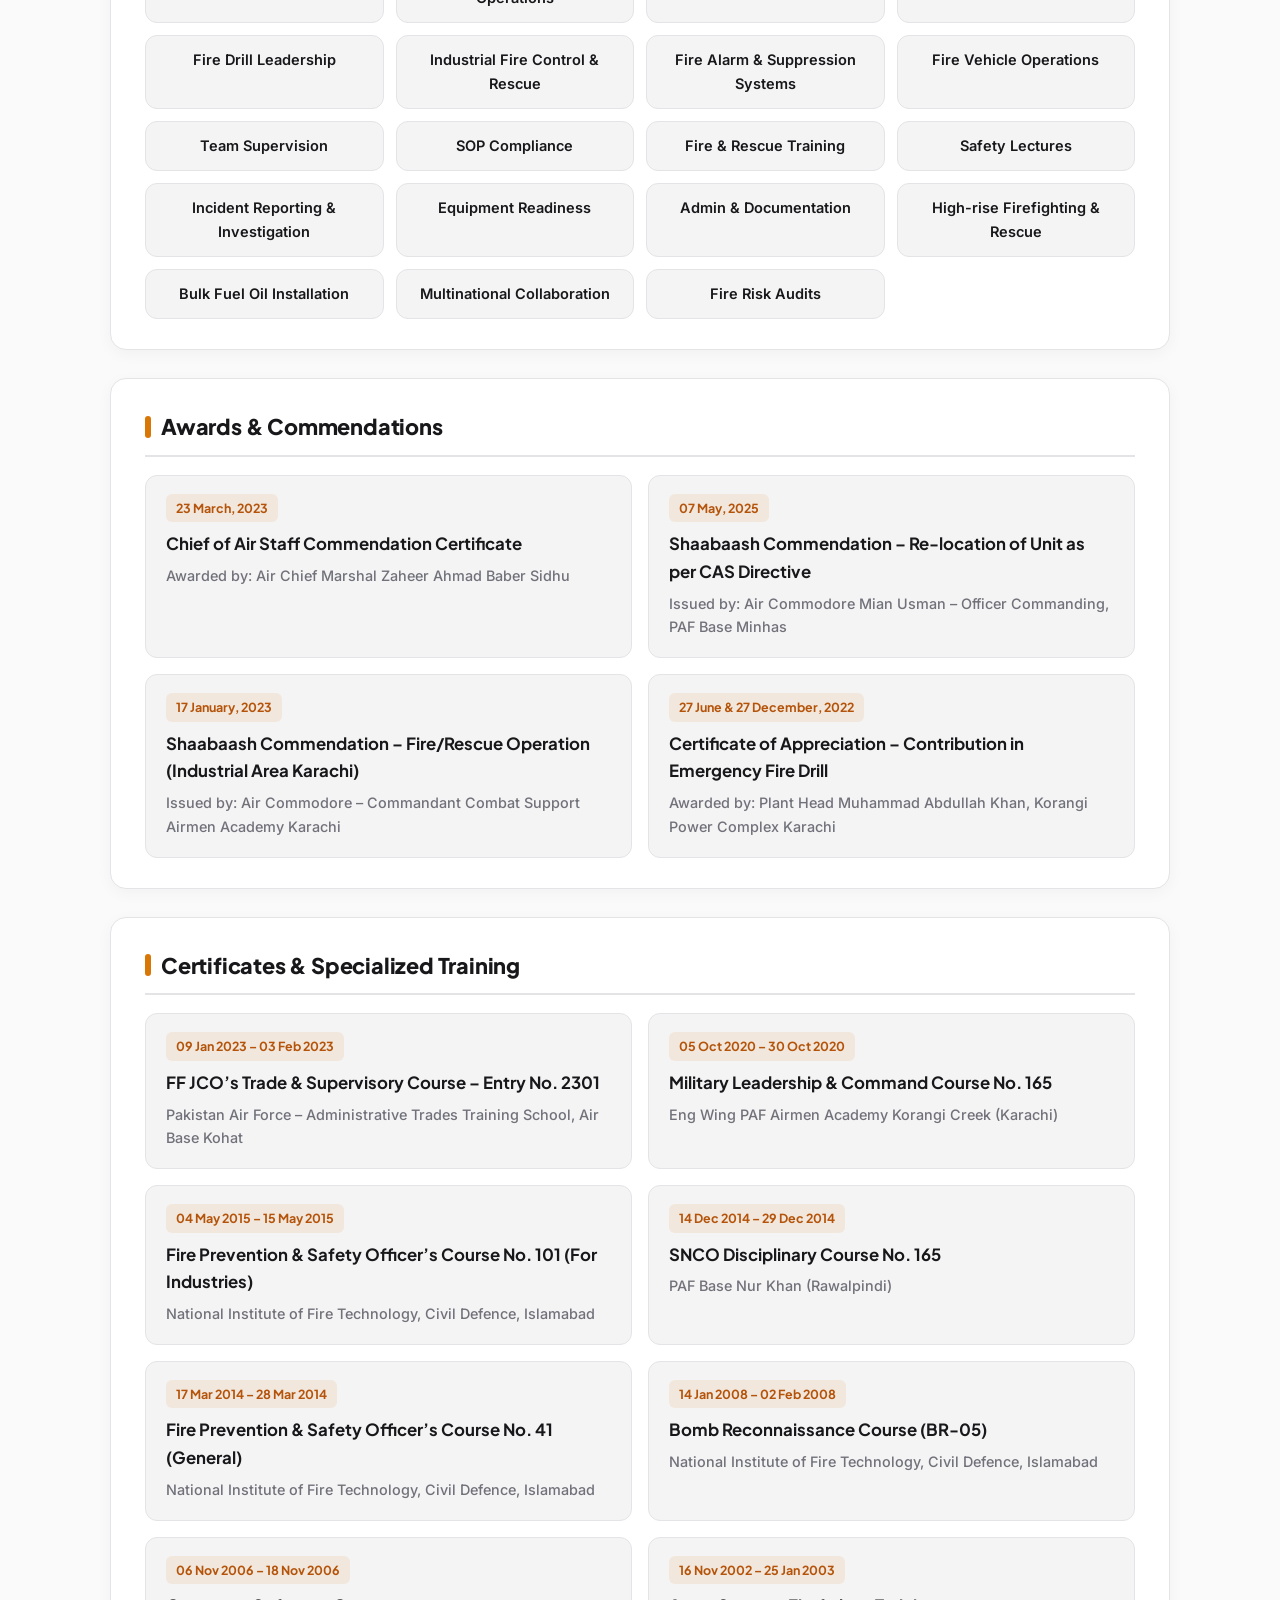
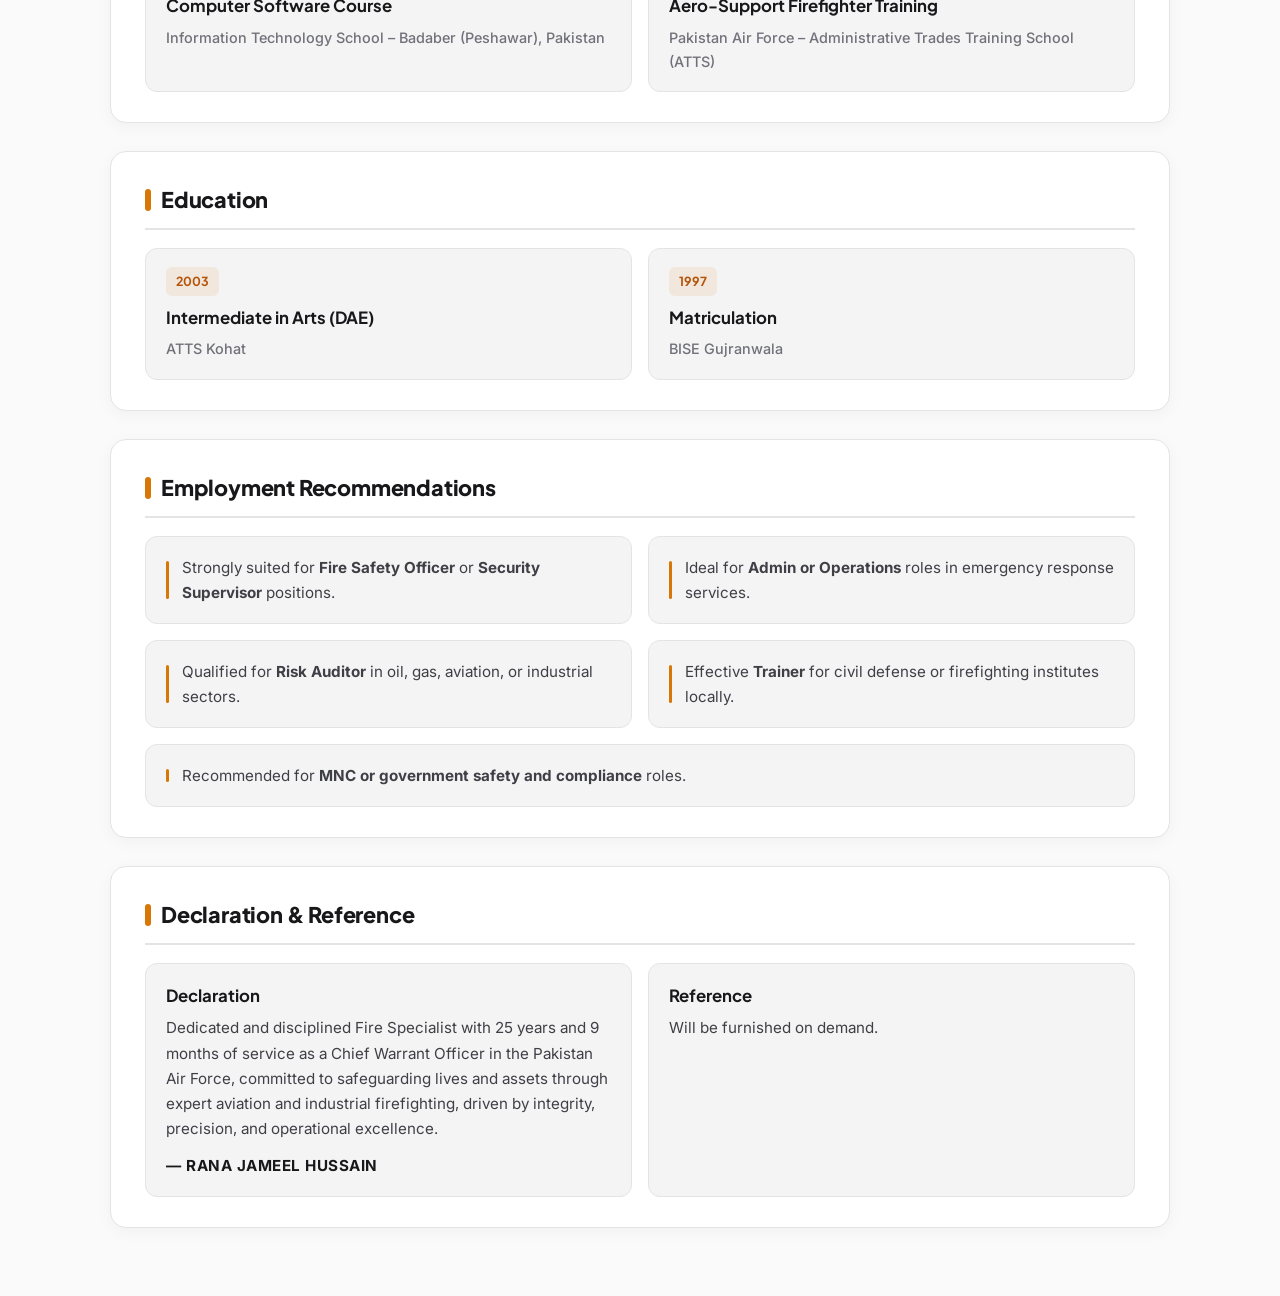
<file: cv web SF/index.html>
<!DOCTYPE html>
<html lang="en">
<head>
  <meta charset="UTF-8" />
  <meta name="viewport" content="width=device-width, initial-scale=1.0" />
  <title>Rana Jameel Hussain | Safety Officer & Fire Specialist</title>
  <!-- Google Fonts: Plus Jakarta Sans & Inter -->
  <link rel="preconnect" href="https://fonts.googleapis.com" />
  <link rel="preconnect" href="https://fonts.gstatic.com" crossorigin />
  <link href="https://fonts.googleapis.com/css2?family=Inter:wght@400;500;600;700&family=Plus+Jakarta+Sans:wght@600;700;800&display=swap" rel="stylesheet" />
  <!-- External Stylesheet -->
  <link rel="stylesheet" href="style.css" />
</head>
<body>

  <main class="container">

    <!-- 1. HEADER / PROFILE CARD -->
    <div class="main-card header-card" id="profile-header">
      <div class="header-content">
        <div class="profile-pic-wrapper" id="openLightboxBtn" title="Click to enlarge photo">
          <!-- UPDATED IMAGE PATH -->
          <img src="image/pic.jpeg" alt="Rana Jameel Hussain" class="profile-pic" />
          <span class="zoom-badge">Enlarge</span>
        </div>

        <div class="header-info">
          <span class="rank-badge">Ex-Chief Warrant Officer (PAF)</span>
          <h1 class="full-name">RANA JAMEEL HUSSAIN</h1>
          <h2 class="job-title">Safety Officer &amp; Fire Specialist</h2>
          <p class="header-tagline">
            25 Years &amp; 9 Months of Distinguished Service in Aviation, Industrial Firefighting, Risk Management &amp; Emergency Response.
          </p>

          <!-- Interactive Contact Buttons (Clean Vector Icons, No Emojis) -->
          <div class="contact-actions">
            <!-- 1. Gmail Button -->
            <a
              href="https://mail.google.com/mail/?view=cm&fs=1&to=ranaadeel2552@gmail.com"
              target="_blank"
              rel="noopener noreferrer"
              class="action-btn btn-primary"
              title="Compose Email in Gmail"
            >
              <svg class="btn-svg" viewBox="0 0 24 24" fill="none" stroke="currentColor" stroke-width="2" stroke-linecap="round" stroke-linejoin="round"><rect width="20" height="16" x="2" y="4" rx="2"/><path d="m22 7-8.97 5.7a1.94 1.94 0 0 1-2.06 0L2 7"/></svg>
              <span>Ranajamil136@gmail.com</span>
            </a>

            <!-- 2. Phone Button (Triggers Custom Popup Modal) -->
            <button
              type="button"
              id="openPhoneModalBtn"
              class="action-btn btn-outline"
              title="Call or WhatsApp"
            >
              <svg class="btn-svg" viewBox="0 0 24 24" fill="none" stroke="currentColor" stroke-width="2" stroke-linecap="round" stroke-linejoin="round"><path d="M22 16.92v3a2 2 0 0 1-2.18 2 19.79 19.79 0 0 1-8.63-3.07 19.5 19.5 0 0 1-6-6 19.79 19.79 0 0 1-3.07-8.67A2 2 0 0 1 4.11 2h3a2 2 0 0 1 2 1.72 12.84 12.84 0 0 0 .7 2.81 2 2 0 0 1-.45 2.11L8.09 9.91a16 16 0 0 0 6 6l1.27-1.27a2 2 0 0 1 2.11-.45 12.84 12.84 0 0 0 2.81.7A2 2 0 0 1 22 16.92z"/></svg>
              <span>+92 321 4488344</span>
            </button>

            <!-- 3. Location Button -->
            <a
              href="https://www.google.com/maps/search/?api=1&query=Kamra,+Attock,+Pakistan"
              target="_blank"
              rel="noopener noreferrer"
              class="action-btn btn-outline"
              title="Open Location on Google Maps"
            >
              <svg class="btn-svg" viewBox="0 0 24 24" fill="none" stroke="currentColor" stroke-width="2" stroke-linecap="round" stroke-linejoin="round"><path d="M20 10c0 6-8 12-8 12s-8-6-8-12a8 8 0 0 1 16 0Z"/><circle cx="12" cy="10" r="3"/></svg>
              <span>Islamabad - Pakistan</span>
            </a>
          </div>
        </div>
      </div>
    </div>

    <!-- 2. PROFESSIONAL SUMMARY -->
    <div class="main-card" id="summary">
      <h3 class="section-title">Professional Summary</h3>
      <div class="sub-card">
        <p>
          Seasoned Safety Officer &amp; Fire Safety Specialist with <strong>25 years and 9 months</strong> of distinguished service as a Chief Warrant Officer, holding multiple certifications including Fire Safety Management, Fire Prevention and Station Fire Officer Courses. Skilled in conducting risk assessments, safety audits, and accident investigations with proven expertise in implementing corrective measures and enforcing HSE policies and ISO standards. Strong leadership background through Military Leadership &amp; Command Course with extensive experience in emergency response planning, firefighting operations and crisis management. Adept at training, mentoring and supervising teams in fire prevention, evacuation drills and workplace safety practices. Proficient in computer software applications for reporting and documentation and committed to promoting a safety-first culture while safeguarding lives, assets and the environment.
        </p>
      </div>
    </div>

    <!-- 3. PERSONAL INFORMATION & LANGUAGES -->
    <div class="main-card" id="personal-info">
      <h3 class="section-title">Personal Information &amp; Languages</h3>
      <div class="grid-3">
        <div class="sub-card info-item">
          <span class="info-label">Father's Name</span>
          <span class="info-value">Muhammad Hussain</span>
        </div>
        <div class="sub-card info-item">
          <span class="info-label">Date of Birth</span>
          <span class="info-value">01 / June / 1982</span>
        </div>
        <div class="sub-card info-item">
          <span class="info-label">Height</span>
          <span class="info-value">5'8"</span>
        </div>
        <div class="sub-card info-item">
          <span class="info-label">Nationality</span>
          <span class="info-value">Pakistan</span>
        </div>
        <div class="sub-card info-item">
          <span class="info-label">Religion</span>
          <span class="info-value">Islam</span>
        </div>
        <div class="sub-card info-item">
          <span class="info-label">Languages</span>
          <span class="info-value">English, Urdu, Punjabi</span>
        </div>
      </div>
    </div>

    <!-- 4. CORE QUALIFICATIONS -->
    <div class="main-card" id="core-qualifications">
      <h3 class="section-title">Core Qualifications</h3>
      <div class="grid-2">
        <div class="sub-card">
          <h4>Aviation &amp; Industrial Firefighting</h4>
          <p>Led operations for aircraft, hangars, oil depots, and industrial sites under pressure.</p>
        </div>
        <div class="sub-card">
          <h4>Fire Safety Oil Installation</h4>
          <p>Expertise in fire safety and emergency response for oil storage and fuel installation.</p>
        </div>
        <div class="sub-card">
          <h4>Fire Safety &amp; Risk Management</h4>
          <p>Conducted fire audits, enforced safety measures, and applied NEBOSH standards.</p>
        </div>
        <div class="sub-card">
          <h4>Emergency Response &amp; Rescue</h4>
          <p>Handled VIP evacuations, crash sites, bunker rescues, and SCBA operations.</p>
        </div>
        <div class="sub-card">
          <h4>Fire Department Leadership</h4>
          <p>Served as Fire Captain and Station Officer, overseeing teams and deployments.</p>
        </div>
        <div class="sub-card">
          <h4>Training &amp; Public Safety Instruction</h4>
          <p>Delivered certified training and fire safety seminars to cadets and institutions.</p>
        </div>
      </div>
    </div>

    <!-- 5. WORK EXPERIENCE -->
    <div class="main-card" id="work-experience">
      <h3 class="section-title">Work Experience</h3>

      <div class="sub-card experience-header-box">
        <div class="exp-top">
          <div>
            <h4>Chief Warrant Officer – Pakistan Air Force (PAF)</h4>
            <p class="exp-subtitle">Safety Officer &amp; Fire Fighter Trade Specialist</p>
          </div>
          <span class="date-badge">Jan 2001 – Nov 2026</span>
        </div>
        <p class="exp-bases">
          <strong>Bases Served:</strong> Multiple Bases including PAF Base Minhas (Kamra), PAF Base Nur Khan (Rawalpindi), PAF Airmen Academy Korangi Creek (Karachi), PAF Base Mushaf (Sargodha), Air Head Quarters (Unit) Islamabad, PTTS/ATTS PAF Base Kohat.
        </p>
        <p>
          25 years and 9 Months of decorated service in the Pakistan Air Force (PAF) as a Safety Officer &amp; Fire Fighter Trade Specialist. Demonstrated expertise in fire safety, emergency response, incident investigation, administrative leadership and technical training across aviation, oil installations, fuel depots, high-rise structures and VIP evacuations.
        </p>
      </div>

      <div class="grid-2 mt-16">
        <div class="sub-card">
          <h4>Key Roles &amp; Responsibilities</h4>
          <ul class="clean-list">
            <li>Supervised Fire Squadron operations as Station Fire Officer.</li>
            <li>Conducted rescue and firefighting operations for VIP, cargo, fighter aircraft.</li>
            <li>Delivered detailed fire safety lectures and drills to various organizations.</li>
            <li>Operated and inspected fire alarm and suppression systems in all areas.</li>
            <li>Used SCBA, rescue tools and first aid firefighting appliances during drills.</li>
            <li>Enforced preventive fire measures in fuel depots and industrial locations.</li>
            <li>Supervised &amp; handled fire vehicle operations, inspections, and tool maintenance reports.</li>
            <li>Ensured SOP adherence through audit checks and incident documentation.</li>
            <li>Handled BOI reviews, training, team deployment, and fire duty assignments.</li>
          </ul>
        </div>

        <div class="sub-card">
          <h4>Firefighting Expertise</h4>
          <ul class="clean-list">
            <li>Performed firefighting during aircraft and hangar emergencies effectively.</li>
            <li>Coordinated evacuation procedures in towers, bunkers, and fuel stations.</li>
            <li>Controlled industrial fires in fuel tanks, explosive areas, and refineries.</li>
            <li>Handled detection systems, suppression units, and alarm equipment daily.</li>
            <li>Led oil tank fire drills using burn strategy, foam, cooling, and isolation for safe suppression.</li>
          </ul>
        </div>

        <div class="sub-card">
          <h4>Administrative &amp; Leadership Skills</h4>
          <ul class="clean-list">
            <li>Supervised office operations, logistics, and fire department coordination.</li>
            <li>Managed logs, documents, safety records, and incident reporting files.</li>
            <li>Controlled firefighting inventory, uniforms, and operational readiness.</li>
            <li>Managed duty rosters, discipline, task tracking, and safety compliance.</li>
          </ul>
        </div>

        <div class="sub-card">
          <h4>Systems, Investigation &amp; Training Exposure</h4>
          <ul class="clean-list">
            <li><strong>Fire Systems &amp; Equipment Handling:</strong> Operated and maintained alarms, suppression systems, and fire vehicles.</li>
            <li><strong>Incident Investigation &amp; Reporting:</strong> Performed BOI reviews and prepared compliance and safety documentation.</li>
            <li><strong>Administration &amp; SOP Enforcement:</strong> Managed logs, inventory, duty rosters, and ensured full SOP compliance.</li>
            <li><strong>Training &amp; Exposure:</strong> Conducted rescue training sessions and SCBA workshops for fire cadets; delivered fire safety seminars for public institutions and local authorities; trained recruits in alarm system protocols and suppression system handling.</li>
          </ul>
        </div>
      </div>
    </div>

    <!-- 6. PROFESSIONAL SKILLS -->
    <div class="main-card" id="skills">
      <h3 class="section-title">Professional Skills</h3>
      <div class="skills-grid">
        <div class="sub-card skill-pill">Aviation Firefighting</div>
        <div class="sub-card skill-pill">Crash Fire &amp; Rescue Operations</div>
        <div class="sub-card skill-pill">Fire Safety Inspections</div>
        <div class="sub-card skill-pill">SCBA Training</div>
        <div class="sub-card skill-pill">Fire Drill Leadership</div>
        <div class="sub-card skill-pill">Industrial Fire Control &amp; Rescue</div>
        <div class="sub-card skill-pill">Fire Alarm &amp; Suppression Systems</div>
        <div class="sub-card skill-pill">Fire Vehicle Operations</div>
        <div class="sub-card skill-pill">Team Supervision</div>
        <div class="sub-card skill-pill">SOP Compliance</div>
        <div class="sub-card skill-pill">Fire &amp; Rescue Training</div>
        <div class="sub-card skill-pill">Safety Lectures</div>
        <div class="sub-card skill-pill">Incident Reporting &amp; Investigation</div>
        <div class="sub-card skill-pill">Equipment Readiness</div>
        <div class="sub-card skill-pill">Admin &amp; Documentation</div>
        <div class="sub-card skill-pill">High-rise Firefighting &amp; Rescue</div>
        <div class="sub-card skill-pill">Bulk Fuel Oil Installation</div>
        <div class="sub-card skill-pill">Multinational Collaboration</div>
        <div class="sub-card skill-pill">Fire Risk Audits</div>
      </div>
    </div>

    <!-- 7. AWARDS & APPRECIATION -->
    <div class="main-card" id="awards">
      <h3 class="section-title">Awards &amp; Commendations</h3>
      <div class="grid-2">
        <div class="sub-card">
          <span class="date-badge mb-8">23 March, 2023</span>
          <h4>Chief of Air Staff Commendation Certificate</h4>
          <p class="issuer">Awarded by: Air Chief Marshal Zaheer Ahmad Baber Sidhu</p>
        </div>

        <div class="sub-card">
          <span class="date-badge mb-8">07 May, 2025</span>
          <h4>Shaabaash Commendation – Re-location of Unit as per CAS Directive</h4>
          <p class="issuer">Issued by: Air Commodore Mian Usman – Officer Commanding, PAF Base Minhas</p>
        </div>

        <div class="sub-card">
          <span class="date-badge mb-8">17 January, 2023</span>
          <h4>Shaabaash Commendation – Fire/Rescue Operation (Industrial Area Karachi)</h4>
          <p class="issuer">Issued by: Air Commodore – Commandant Combat Support Airmen Academy Karachi</p>
        </div>

        <div class="sub-card">
          <span class="date-badge mb-8">27 June &amp; 27 December, 2022</span>
          <h4>Certificate of Appreciation – Contribution in Emergency Fire Drill</h4>
          <p class="issuer">Awarded by: Plant Head Muhammad Abdullah Khan, Korangi Power Complex Karachi</p>
        </div>
      </div>
    </div>

    <!-- 8. CERTIFICATES & TRAINING -->
    <div class="main-card" id="certifications">
      <h3 class="section-title">Certificates &amp; Specialized Training</h3>
      <div class="grid-2">
        <div class="sub-card">
          <span class="date-badge mb-8">09 Jan 2023 – 03 Feb 2023</span>
          <h4>FF JCO’s Trade &amp; Supervisory Course – Entry No. 2301</h4>
          <p class="issuer">Pakistan Air Force – Administrative Trades Training School, Air Base Kohat</p>
        </div>

        <div class="sub-card">
          <span class="date-badge mb-8">05 Oct 2020 – 30 Oct 2020</span>
          <h4>Military Leadership &amp; Command Course No. 165</h4>
          <p class="issuer">Eng Wing PAF Airmen Academy Korangi Creek (Karachi)</p>
        </div>

        <div class="sub-card">
          <span class="date-badge mb-8">04 May 2015 – 15 May 2015</span>
          <h4>Fire Prevention &amp; Safety Officer’s Course No. 101 (For Industries)</h4>
          <p class="issuer">National Institute of Fire Technology, Civil Defence, Islamabad</p>
        </div>

        <div class="sub-card">
          <span class="date-badge mb-8">14 Dec 2014 – 29 Dec 2014</span>
          <h4>SNCO Disciplinary Course No. 165</h4>
          <p class="issuer">PAF Base Nur Khan (Rawalpindi)</p>
        </div>

        <div class="sub-card">
          <span class="date-badge mb-8">17 Mar 2014 – 28 Mar 2014</span>
          <h4>Fire Prevention &amp; Safety Officer’s Course No. 41 (General)</h4>
          <p class="issuer">National Institute of Fire Technology, Civil Defence, Islamabad</p>
        </div>

        <div class="sub-card">
          <span class="date-badge mb-8">14 Jan 2008 – 02 Feb 2008</span>
          <h4>Bomb Reconnaissance Course (BR-05)</h4>
          <p class="issuer">National Institute of Fire Technology, Civil Defence, Islamabad</p>
        </div>

        <div class="sub-card">
          <span class="date-badge mb-8">06 Nov 2006 – 18 Nov 2006</span>
          <h4>Computer Software Course</h4>
          <p class="issuer">Information Technology School – Badaber (Peshawar), Pakistan</p>
        </div>

        <div class="sub-card">
          <span class="date-badge mb-8">16 Nov 2002 – 25 Jan 2003</span>
          <h4>Aero-Support Firefighter Training</h4>
          <p class="issuer">Pakistan Air Force – Administrative Trades Training School (ATTS)</p>
        </div>
      </div>
    </div>

    <!-- 9. EDUCATION -->
    <div class="main-card" id="education">
      <h3 class="section-title">Education</h3>
      <div class="grid-2">
        <div class="sub-card">
          <span class="date-badge mb-8">2003</span>
          <h4>Intermediate in Arts (DAE)</h4>
          <p class="issuer">ATTS Kohat</p>
        </div>
        <div class="sub-card">
          <span class="date-badge mb-8">1997</span>
          <h4>Matriculation</h4>
          <p class="issuer">BISE Gujranwala</p>
        </div>
      </div>
    </div>

    <!-- 10. EMPLOYMENT RECOMMENDATIONS -->
    <div class="main-card" id="recommendations">
      <h3 class="section-title">Employment Recommendations</h3>
      <div class="grid-2">
        <div class="sub-card rec-item">
          <p>Strongly suited for <strong>Fire Safety Officer</strong> or <strong>Security Supervisor</strong> positions.</p>
        </div>
        <div class="sub-card rec-item">
          <p>Ideal for <strong>Admin or Operations</strong> roles in emergency response services.</p>
        </div>
        <div class="sub-card rec-item">
          <p>Qualified for <strong>Risk Auditor</strong> in oil, gas, aviation, or industrial sectors.</p>
        </div>
        <div class="sub-card rec-item">
          <p>Effective <strong>Trainer</strong> for civil defense or firefighting institutes locally.</p>
        </div>
        <div class="sub-card rec-item full-span">
          <p>Recommended for <strong>MNC or government safety and compliance</strong> roles.</p>
        </div>
      </div>
    </div>

    <!-- 11. DECLARATION & REFERENCE -->
    <div class="main-card" id="declaration">
      <h3 class="section-title">Declaration &amp; Reference</h3>
      <div class="grid-2">
        <div class="sub-card">
          <h4>Declaration</h4>
          <p>
            Dedicated and disciplined Fire Specialist with 25 years and 9 months of service as a Chief Warrant Officer in the Pakistan Air Force, committed to safeguarding lives and assets through expert aviation and industrial firefighting, driven by integrity, precision, and operational excellence.
          </p>
          <p class="signature">— RANA JAMEEL HUSSAIN</p>
        </div>
        <div class="sub-card">
          <h4>Reference</h4>
          <p>Will be furnished on demand.</p>
        </div>
      </div>
    </div>

  </main>

  <!-- =========================================================
       MODAL 1: PROFILE PICTURE LIGHTBOX
  ========================================================== -->
  <div id="profileLightbox" class="modal-overlay" aria-hidden="true">
    <div class="lightbox-content">
      <button type="button" class="modal-close" id="closeLightboxBtn" aria-label="Close Lightbox">&times;</button>
      <div class="lightbox-circle">
        <!-- UPDATED LARGE IMAGE PATH -->
        <img src="image/pic.jpeg" alt="Rana Jameel Hussain Large Portrait" />
      </div>
      <h2 class="lightbox-name">RANA JAMEEL HUSSAIN</h2>
      <p class="lightbox-bio">
        Safety Officer &amp; Fire Specialist | Ex-Chief Warrant Officer (Pakistan Air Force) with 25+ years of excellence in aviation &amp; industrial fire protection.
      </p>
    </div>
  </div>

  <!-- =========================================================
       MODAL 2: PHONE & WHATSAPP ACTION POPUP
  ========================================================== -->
  <div id="phoneModal" class="modal-overlay" aria-hidden="true">
    <div class="popup-box">
      <button type="button" class="modal-close dark-close" id="closePhoneModalBtn" aria-label="Close Contact Popup">&times;</button>
      <div class="popup-header">
        <div class="popup-icon-circle">
          <svg width="26" height="26" viewBox="0 0 24 24" fill="none" stroke="currentColor" stroke-width="2.2" stroke-linecap="round" stroke-linejoin="round"><path d="M22 16.92v3a2 2 0 0 1-2.18 2 19.79 19.79 0 0 1-8.63-3.07 19.5 19.5 0 0 1-6-6 19.79 19.79 0 0 1-3.07-8.67A2 2 0 0 1 4.11 2h3a2 2 0 0 1 2 1.72 12.84 12.84 0 0 0 .7 2.81 2 2 0 0 1-.45 2.11L8.09 9.91a16 16 0 0 0 6 6l1.27-1.27a2 2 0 0 1 2.11-.45 12.84 12.84 0 0 0 2.81.7A2 2 0 0 1 22 16.92z"/></svg>
        </div>
        <h3>Direct Contact Options</h3>
        <p>+92 321 4488344</p>
      </div>
      <div class="popup-actions">
        <!-- Button 1: Direct Phone Dialer -->
        <a href="tel:+923214488344" class="popup-btn call-btn">
          <svg class="btn-svg" viewBox="0 0 24 24" fill="none" stroke="currentColor" stroke-width="2" stroke-linecap="round" stroke-linejoin="round"><path d="M22 16.92v3a2 2 0 0 1-2.18 2 19.79 19.79 0 0 1-8.63-3.07 19.5 19.5 0 0 1-6-6 19.79 19.79 0 0 1-3.07-8.67A2 2 0 0 1 4.11 2h3a2 2 0 0 1 2 1.72 12.84 12.84 0 0 0 .7 2.81 2 2 0 0 1-.45 2.11L8.09 9.91a16 16 0 0 0 6 6l1.27-1.27a2 2 0 0 1 2.11-.45 12.84 12.84 0 0 0 2.81.7A2 2 0 0 1 22 16.92z"/></svg>
          <span>Phone Call</span>
        </a>
        <!-- Button 2: Direct WhatsApp Chat -->
        <a href="https://wa.me/923214488344" target="_blank" rel="noopener noreferrer" class="popup-btn whatsapp-btn">
          <svg class="btn-svg" viewBox="0 0 24 24" fill="none" stroke="currentColor" stroke-width="2" stroke-linecap="round" stroke-linejoin="round"><path d="M21 11.5a8.38 8.38 0 0 1-.9 3.8 8.5 8.5 0 0 1-7.6 4.7 8.38 8.38 0 0 1-3.8-.9L3 21l1.9-5.7a8.38 8.38 0 0 1-.9-3.8 8.5 8.5 0 0 1 4.7-7.6 8.38 8.38 0 0 1 3.8-.9h.5a8.48 8.48 0 0 1 8 8v.5z"/></svg>
          <span>WhatsApp Message</span>
        </a>
      </div>
    </div>
  </div>

  <!-- External JavaScript -->
  <script src="script.js"></script>
</body>
</html>
</file>
<file: style.css>
/* =========================================================
   1. TACTICAL CHARCOAL & SAFETY AMBER THEME VARIABLES
========================================================= */
:root {
  --bg-page: #FAFAFA;
  --bg-card: #FFFFFF;
  --bg-subcard: #F4F4F5;
  --text-heading: #18181B;
  --text-body: #3F3F46;
  --text-muted: #71717A;
  --accent-primary: #D97706;      /* Executive Safety Amber / Gold */
  --accent-hover: #B45309;
  --accent-soft: rgba(217, 119, 6, 0.1);
  --accent-glow: rgba(217, 119, 6, 0.28);
  --charcoal-dark: #18181B;
  --border-subtle: #E4E4E7;
  --whatsapp-green: #15803D;
  --whatsapp-hover: #166534;
}

* {
  margin: 0;
  padding: 0;
  box-sizing: border-box;
}

body {
  font-family: 'Inter', sans-serif;
  background-color: var(--bg-page);
  color: var(--text-body);
  line-height: 1.65;
  -webkit-font-smoothing: antialiased;
  padding: 36px 16px 68px;
}

h1, h2, h3, h4, .rank-badge, .date-badge, .action-btn, .popup-btn {
  font-family: 'Plus Jakarta Sans', sans-serif;
}

/* =========================================================
   2. MAIN CONTAINER & CARD ARCHITECTURE
========================================================= */
.container {
  max-width: 1060px;
  margin: 0 auto;
  display: flex;
  flex-direction: column;
  gap: 28px;
}

/* Every Main Div */
.main-card {
  background-color: var(--bg-card);
  border: 1px solid var(--border-subtle);
  border-radius: 16px;
  padding: 30px 34px;
  box-shadow: 0 4px 16px rgba(24, 24, 27, 0.04);
  transition: all 0.3s ease;
}

.main-card:hover {
  transform: scale(1.015);
  border-color: rgba(217, 119, 6, 0.55);
  box-shadow: 0 12px 30px var(--accent-glow);
}

/* Every Nested Sub-Div */
.sub-card {
  background-color: var(--bg-subcard);
  border: 1px solid var(--border-subtle);
  border-radius: 12px;
  padding: 18px 20px;
  transition: all 0.3s ease;
}

.sub-card:hover {
  transform: scale(1.025);
  background-color: #FFFFFF;
  border-color: var(--accent-primary);
  box-shadow: 0 8px 22px var(--accent-glow);
}

.section-title {
  font-size: 1.35rem;
  font-weight: 800;
  color: var(--text-heading);
  margin-bottom: 18px;
  padding-bottom: 10px;
  border-bottom: 2px solid var(--border-subtle);
  display: flex;
  align-items: center;
  gap: 10px;
  letter-spacing: -0.2px;
}

.section-title::before {
  content: "";
  display: inline-block;
  width: 6px;
  height: 22px;
  background-color: var(--accent-primary);
  border-radius: 3px;
}

h4 {
  font-size: 1.05rem;
  font-weight: 700;
  color: var(--text-heading);
  margin-bottom: 6px;
}

p {
  font-size: 0.95rem;
  color: var(--text-body);
}

/* =========================================================
   3. EXECUTIVE DARK-ACCENT HEADER & PORTRAIT
========================================================= */
.header-card {
  background: linear-gradient(135deg, #18181B 0%, #27272A 100%);
  border: 1px solid #3F3F46;
  border-top: 4px solid var(--accent-primary);
  color: #FAFAFA;
}

.header-content {
  display: flex;
  align-items: center;
  gap: 32px;
}

.profile-pic-wrapper {
  position: relative;
  width: 158px;
  height: 158px;
  flex-shrink: 0;
  border-radius: 50%;
  padding: 4px;
  background: linear-gradient(135deg, var(--accent-primary), #FBBF24);
  cursor: pointer;
  transition: all 0.3s ease;
  box-shadow: 0 8px 24px rgba(217, 119, 6, 0.35);
}

.profile-pic-wrapper:hover {
  transform: scale(1.04);
  box-shadow: 0 12px 32px rgba(217, 119, 6, 0.55);
}

.profile-pic {
  width: 100%;
  height: 100%;
  border-radius: 50%;
  object-fit: cover;
  object-position: top center;
  background-color: #27272A;
  image-rendering: -webkit-optimize-contrast;
  filter: contrast(1.06) saturate(1.05) brightness(1.02);
  display: block;
}

.zoom-badge {
  position: absolute;
  bottom: 4px;
  right: 4px;
  background-color: var(--accent-primary);
  color: #FFFFFF;
  font-size: 0.72rem;
  font-weight: 700;
  padding: 4px 10px;
  border-radius: 20px;
  border: 2px solid #18181B;
  letter-spacing: 0.3px;
}

.header-info {
  flex: 1;
}

.rank-badge {
  display: inline-block;
  background-color: rgba(217, 119, 6, 0.18);
  color: #FBBF24;
  border: 1px solid rgba(251, 191, 36, 0.35);
  font-size: 0.8rem;
  font-weight: 700;
  padding: 4px 12px;
  border-radius: 20px;
  margin-bottom: 10px;
  letter-spacing: 0.4px;
}

.full-name {
  font-size: 2.05rem;
  font-weight: 800;
  color: #FFFFFF;
  letter-spacing: 0.5px;
  line-height: 1.2;
}

.job-title {
  font-size: 1.15rem;
  font-weight: 600;
  color: #F59E0B;
  margin: 4px 0 10px;
}

.header-tagline {
  font-size: 0.95rem;
  color: #D4D4D8;
  margin-bottom: 20px;
  max-width: 680px;
}

/* =========================================================
   4. INTERACTIVE CONTACT BUTTONS (CLEAN SVG ICONS)
========================================================= */
.contact-actions {
  display: flex;
  flex-wrap: wrap;
  gap: 12px;
}

.action-btn {
  display: inline-flex;
  align-items: center;
  gap: 8px;
  padding: 10px 18px;
  border-radius: 10px;
  font-size: 0.9rem;
  font-weight: 700;
  text-decoration: none;
  cursor: pointer;
  transition: all 0.3s ease;
}

.btn-svg {
  width: 17px;
  height: 17px;
  flex-shrink: 0;
}

.btn-primary {
  background-color: var(--accent-primary);
  color: #FFFFFF;
  border: 1px solid var(--accent-primary);
}

.btn-primary:hover {
  background-color: var(--accent-hover);
  transform: translateY(-2px);
  box-shadow: 0 6px 18px rgba(217, 119, 6, 0.4);
}

.btn-outline {
  background-color: rgba(255, 255, 255, 0.08);
  color: #FAFAFA;
  border: 1px solid #52525B;
}

.btn-outline:hover {
  background-color: #FFFFFF;
  border-color: var(--accent-primary);
  color: var(--text-heading);
  transform: translateY(-2px);
  box-shadow: 0 6px 18px rgba(217, 119, 6, 0.35);
}

/* =========================================================
   5. GRID UTILITIES & LISTS
========================================================= */
.grid-2 {
  display: grid;
  grid-template-columns: repeat(2, 1fr);
  gap: 16px;
}

.grid-3 {
  display: grid;
  grid-template-columns: repeat(3, 1fr);
  gap: 14px;
}

.full-span {
  grid-column: 1 / -1;
}

.mt-16 {
  margin-top: 16px;
}

.mb-8 {
  margin-bottom: 8px;
}

.info-item {
  display: flex;
  flex-direction: column;
  gap: 4px;
}

.info-label {
  font-size: 0.76rem;
  text-transform: uppercase;
  letter-spacing: 0.7px;
  color: var(--text-muted);
  font-weight: 700;
}

.info-value {
  font-size: 1rem;
  font-weight: 600;
  color: var(--text-heading);
}

.exp-top {
  display: flex;
  justify-content: space-between;
  align-items: flex-start;
  flex-wrap: wrap;
  gap: 10px;
  margin-bottom: 10px;
}

.exp-subtitle {
  font-weight: 600;
  color: var(--accent-primary);
  font-size: 0.95rem;
}

.exp-bases {
  background-color: #FFFFFF;
  border-left: 3px solid var(--accent-primary);
  padding: 10px 14px;
  border-radius: 6px;
  margin-bottom: 12px;
  font-size: 0.92rem;
}

.date-badge {
  display: inline-block;
  background-color: var(--accent-soft);
  color: var(--accent-hover);
  font-size: 0.78rem;
  font-weight: 700;
  padding: 4px 10px;
  border-radius: 6px;
}

.issuer {
  font-size: 0.9rem;
  color: var(--text-muted);
  font-weight: 500;
}

.clean-list {
  list-style: none;
  margin-top: 8px;
}

.clean-list li {
  position: relative;
  padding-left: 18px;
  margin-bottom: 8px;
  font-size: 0.93rem;
}

.clean-list li::before {
  content: "";
  position: absolute;
  left: 0;
  top: 9px;
  width: 6px;
  height: 6px;
  border-radius: 50%;
  background-color: var(--accent-primary);
}

.rec-item p {
  position: relative;
  padding-left: 16px;
}

.rec-item p::before {
  content: "";
  position: absolute;
  left: 0;
  top: 6px;
  bottom: 6px;
  width: 3px;
  border-radius: 2px;
  background-color: var(--accent-primary);
}

.skills-grid {
  display: grid;
  grid-template-columns: repeat(auto-fill, minmax(220px, 1fr));
  gap: 12px;
}

.skill-pill {
  text-align: center;
  font-weight: 600;
  font-size: 0.91rem;
  color: var(--text-heading);
  padding: 12px 14px;
}

.signature {
  margin-top: 12px;
  font-weight: 700;
  color: var(--text-heading);
  letter-spacing: 0.5px;
}

/* =========================================================
   6. MODALS (PROFILE LIGHTBOX & PHONE POPUP)
========================================================= */
.modal-overlay {
  position: fixed;
  inset: 0;
  background-color: rgba(24, 24, 27, 0.85);
  backdrop-filter: blur(6px);
  display: flex;
  align-items: center;
  justify-content: center;
  padding: 20px;
  z-index: 9999;
  opacity: 0;
  visibility: hidden;
  transition: all 0.3s ease;
}

.modal-overlay.active {
  opacity: 1;
  visibility: visible;
}

.modal-close {
  position: absolute;
  top: 22px;
  right: 28px;
  background: rgba(255, 255, 255, 0.14);
  border: none;
  color: #FFFFFF;
  font-size: 2rem;
  width: 44px;
  height: 44px;
  border-radius: 50%;
  cursor: pointer;
  display: flex;
  align-items: center;
  justify-content: center;
  transition: all 0.25s ease;
}

.modal-close:hover {
  background: var(--accent-primary);
  transform: rotate(90deg);
}

/* Lightbox Inner */
.lightbox-content {
  text-align: center;
  max-width: 480px;
  width: 100%;
  animation: popIn 0.3s ease;
}

.lightbox-circle {
  width: 260px;
  height: 260px;
  margin: 0 auto 20px;
  border-radius: 50%;
  padding: 6px;
  background: linear-gradient(135deg, var(--accent-primary), #FBBF24);
  box-shadow: 0 12px 36px rgba(217, 119, 6, 0.45);
}

.lightbox-circle img {
  width: 100%;
  height: 100%;
  border-radius: 50%;
  object-fit: cover;
  object-position: top center;
  image-rendering: -webkit-optimize-contrast;
  filter: contrast(1.06) saturate(1.05);
}

.lightbox-name {
  color: #FFFFFF;
  font-size: 1.65rem;
  font-weight: 800;
  margin-bottom: 8px;
  letter-spacing: 0.5px;
}

.lightbox-bio {
  color: #E4E4E7;
  font-size: 0.98rem;
  line-height: 1.5;
}

/* Phone Popup Box */
.popup-box {
  position: relative;
  background-color: #FFFFFF;
  border-radius: 16px;
  padding: 32px 28px;
  max-width: 400px;
  width: 100%;
  text-align: center;
  box-shadow: 0 20px 45px rgba(24, 24, 27, 0.35);
  animation: popIn 0.3s ease;
}

.dark-close {
  top: 14px;
  right: 14px;
  background: #F4F4F5;
  color: var(--text-heading);
  font-size: 1.6rem;
  width: 36px;
  height: 36px;
}

.dark-close:hover {
  background: var(--accent-primary);
  color: #FFFFFF;
}

.popup-header {
  margin-bottom: 22px;
}

.popup-icon-circle {
  width: 54px;
  height: 54px;
  margin: 0 auto 12px;
  border-radius: 50%;
  background-color: var(--accent-soft);
  color: var(--accent-primary);
  display: flex;
  align-items: center;
  justify-content: center;
}

.popup-header h3 {
  font-size: 1.25rem;
  color: var(--text-heading);
  margin-bottom: 4px;
}

.popup-header p {
  font-weight: 700;
  color: var(--accent-primary);
  font-size: 1.05rem;
}

.popup-actions {
  display: flex;
  flex-direction: column;
  gap: 12px;
}

.popup-btn {
  display: flex;
  align-items: center;
  justify-content: center;
  gap: 10px;
  padding: 13px 20px;
  border-radius: 10px;
  font-size: 0.98rem;
  font-weight: 700;
  text-decoration: none;
  color: #FFFFFF;
  transition: all 0.3s ease;
}

.call-btn {
  background-color: var(--charcoal-dark);
}

.call-btn:hover {
  background-color: var(--accent-primary);
  transform: scale(1.02);
  box-shadow: 0 6px 18px var(--accent-glow);
}

.whatsapp-btn {
  background-color: var(--whatsapp-green);
}

.whatsapp-btn:hover {
  background-color: var(--whatsapp-hover);
  transform: scale(1.02);
  box-shadow: 0 6px 18px rgba(21, 128, 61, 0.3);
}

@keyframes popIn {
  from {
    opacity: 0;
    transform: scale(0.92);
  }
  to {
    opacity: 1;
    transform: scale(1);
  }
}

/* =========================================================
   7. RESPONSIVE DESIGN
========================================================= */
@media (max-width: 768px) {
  .main-card {
    padding: 22px 18px;
  }

  .header-content {
    flex-direction: column;
    text-align: center;
  }

  .contact-actions {
    justify-content: center;
  }

  .grid-2,
  .grid-3 {
    grid-template-columns: 1fr;
  }

  .full-name {
    font-size: 1.65rem;
  }

  .lightbox-circle {
    width: 210px;
    height: 210px;
  }
}
</file>
<file: cv web SF/style.css>
/* =========================================================
   1. TACTICAL CHARCOAL & SAFETY AMBER THEME VARIABLES
========================================================= */
:root {
  --bg-page: #FAFAFA;
  --bg-card: #FFFFFF;
  --bg-subcard: #F4F4F5;
  --text-heading: #18181B;
  --text-body: #3F3F46;
  --text-muted: #71717A;
  --accent-primary: #D97706;      /* Executive Safety Amber / Gold */
  --accent-hover: #B45309;
  --accent-soft: rgba(217, 119, 6, 0.1);
  --accent-glow: rgba(217, 119, 6, 0.28);
  --charcoal-dark: #18181B;
  --border-subtle: #E4E4E7;
  --whatsapp-green: #15803D;
  --whatsapp-hover: #166534;
}

* {
  margin: 0;
  padding: 0;
  box-sizing: border-box;
}

body {
  font-family: 'Inter', sans-serif;
  background-color: var(--bg-page);
  color: var(--text-body);
  line-height: 1.65;
  -webkit-font-smoothing: antialiased;
  padding: 36px 16px 68px;
}

h1, h2, h3, h4, .rank-badge, .date-badge, .action-btn, .popup-btn {
  font-family: 'Plus Jakarta Sans', sans-serif;
}

/* =========================================================
   2. MAIN CONTAINER & CARD ARCHITECTURE
========================================================= */
.container {
  max-width: 1060px;
  margin: 0 auto;
  display: flex;
  flex-direction: column;
  gap: 28px;
}

/* Every Main Div */
.main-card {
  background-color: var(--bg-card);
  border: 1px solid var(--border-subtle);
  border-radius: 16px;
  padding: 30px 34px;
  box-shadow: 0 4px 16px rgba(24, 24, 27, 0.04);
  transition: all 0.3s ease;
}

.main-card:hover {
  transform: scale(1.015);
  border-color: rgba(217, 119, 6, 0.55);
  box-shadow: 0 12px 30px var(--accent-glow);
}

/* Every Nested Sub-Div */
.sub-card {
  background-color: var(--bg-subcard);
  border: 1px solid var(--border-subtle);
  border-radius: 12px;
  padding: 18px 20px;
  transition: all 0.3s ease;
}

.sub-card:hover {
  transform: scale(1.025);
  background-color: #FFFFFF;
  border-color: var(--accent-primary);
  box-shadow: 0 8px 22px var(--accent-glow);
}

.section-title {
  font-size: 1.35rem;
  font-weight: 800;
  color: var(--text-heading);
  margin-bottom: 18px;
  padding-bottom: 10px;
  border-bottom: 2px solid var(--border-subtle);
  display: flex;
  align-items: center;
  gap: 10px;
  letter-spacing: -0.2px;
}

.section-title::before {
  content: "";
  display: inline-block;
  width: 6px;
  height: 22px;
  background-color: var(--accent-primary);
  border-radius: 3px;
}

h4 {
  font-size: 1.05rem;
  font-weight: 700;
  color: var(--text-heading);
  margin-bottom: 6px;
}

p {
  font-size: 0.95rem;
  color: var(--text-body);
}

/* =========================================================
   3. EXECUTIVE DARK-ACCENT HEADER & PORTRAIT
========================================================= */
.header-card {
  background: linear-gradient(135deg, #18181B 0%, #27272A 100%);
  border: 1px solid #3F3F46;
  border-top: 4px solid var(--accent-primary);
  color: #FAFAFA;
}

.header-content {
  display: flex;
  align-items: center;
  gap: 32px;
}

.profile-pic-wrapper {
  position: relative;
  width: 158px;
  height: 158px;
  flex-shrink: 0;
  border-radius: 50%;
  padding: 4px;
  background: linear-gradient(135deg, var(--accent-primary), #FBBF24);
  cursor: pointer;
  transition: all 0.3s ease;
  box-shadow: 0 8px 24px rgba(217, 119, 6, 0.35);
}

.profile-pic-wrapper:hover {
  transform: scale(1.04);
  box-shadow: 0 12px 32px rgba(217, 119, 6, 0.55);
}

.profile-pic {
  width: 100%;
  height: 100%;
  border-radius: 50%;
  object-fit: cover;
  object-position: top center;
  background-color: #27272A;
  image-rendering: -webkit-optimize-contrast;
  filter: contrast(1.06) saturate(1.05) brightness(1.02);
  display: block;
}

.zoom-badge {
  position: absolute;
  bottom: 4px;
  right: 4px;
  background-color: var(--accent-primary);
  color: #FFFFFF;
  font-size: 0.72rem;
  font-weight: 700;
  padding: 4px 10px;
  border-radius: 20px;
  border: 2px solid #18181B;
  letter-spacing: 0.3px;
}

.header-info {
  flex: 1;
}

.rank-badge {
  display: inline-block;
  background-color: rgba(217, 119, 6, 0.18);
  color: #FBBF24;
  border: 1px solid rgba(251, 191, 36, 0.35);
  font-size: 0.8rem;
  font-weight: 700;
  padding: 4px 12px;
  border-radius: 20px;
  margin-bottom: 10px;
  letter-spacing: 0.4px;
}

.full-name {
  font-size: 2.05rem;
  font-weight: 800;
  color: #FFFFFF;
  letter-spacing: 0.5px;
  line-height: 1.2;
}

.job-title {
  font-size: 1.15rem;
  font-weight: 600;
  color: #F59E0B;
  margin: 4px 0 10px;
}

.header-tagline {
  font-size: 0.95rem;
  color: #D4D4D8;
  margin-bottom: 20px;
  max-width: 680px;
}

/* =========================================================
   4. INTERACTIVE CONTACT BUTTONS (CLEAN SVG ICONS)
========================================================= */
.contact-actions {
  display: flex;
  flex-wrap: wrap;
  gap: 12px;
}

.action-btn {
  display: inline-flex;
  align-items: center;
  gap: 8px;
  padding: 10px 18px;
  border-radius: 10px;
  font-size: 0.9rem;
  font-weight: 700;
  text-decoration: none;
  cursor: pointer;
  transition: all 0.3s ease;
}

.btn-svg {
  width: 17px;
  height: 17px;
  flex-shrink: 0;
}

.btn-primary {
  background-color: var(--accent-primary);
  color: #FFFFFF;
  border: 1px solid var(--accent-primary);
}

.btn-primary:hover {
  background-color: var(--accent-hover);
  transform: translateY(-2px);
  box-shadow: 0 6px 18px rgba(217, 119, 6, 0.4);
}

.btn-outline {
  background-color: rgba(255, 255, 255, 0.08);
  color: #FAFAFA;
  border: 1px solid #52525B;
}

.btn-outline:hover {
  background-color: #FFFFFF;
  border-color: var(--accent-primary);
  color: var(--text-heading);
  transform: translateY(-2px);
  box-shadow: 0 6px 18px rgba(217, 119, 6, 0.35);
}

/* =========================================================
   5. GRID UTILITIES & LISTS
========================================================= */
.grid-2 {
  display: grid;
  grid-template-columns: repeat(2, 1fr);
  gap: 16px;
}

.grid-3 {
  display: grid;
  grid-template-columns: repeat(3, 1fr);
  gap: 14px;
}

.full-span {
  grid-column: 1 / -1;
}

.mt-16 {
  margin-top: 16px;
}

.mb-8 {
  margin-bottom: 8px;
}

.info-item {
  display: flex;
  flex-direction: column;
  gap: 4px;
}

.info-label {
  font-size: 0.76rem;
  text-transform: uppercase;
  letter-spacing: 0.7px;
  color: var(--text-muted);
  font-weight: 700;
}

.info-value {
  font-size: 1rem;
  font-weight: 600;
  color: var(--text-heading);
}

.exp-top {
  display: flex;
  justify-content: space-between;
  align-items: flex-start;
  flex-wrap: wrap;
  gap: 10px;
  margin-bottom: 10px;
}

.exp-subtitle {
  font-weight: 600;
  color: var(--accent-primary);
  font-size: 0.95rem;
}

.exp-bases {
  background-color: #FFFFFF;
  border-left: 3px solid var(--accent-primary);
  padding: 10px 14px;
  border-radius: 6px;
  margin-bottom: 12px;
  font-size: 0.92rem;
}

.date-badge {
  display: inline-block;
  background-color: var(--accent-soft);
  color: var(--accent-hover);
  font-size: 0.78rem;
  font-weight: 700;
  padding: 4px 10px;
  border-radius: 6px;
}

.issuer {
  font-size: 0.9rem;
  color: var(--text-muted);
  font-weight: 500;
}

.clean-list {
  list-style: none;
  margin-top: 8px;
}

.clean-list li {
  position: relative;
  padding-left: 18px;
  margin-bottom: 8px;
  font-size: 0.93rem;
}

.clean-list li::before {
  content: "";
  position: absolute;
  left: 0;
  top: 9px;
  width: 6px;
  height: 6px;
  border-radius: 50%;
  background-color: var(--accent-primary);
}

.rec-item p {
  position: relative;
  padding-left: 16px;
}

.rec-item p::before {
  content: "";
  position: absolute;
  left: 0;
  top: 6px;
  bottom: 6px;
  width: 3px;
  border-radius: 2px;
  background-color: var(--accent-primary);
}

.skills-grid {
  display: grid;
  grid-template-columns: repeat(auto-fill, minmax(220px, 1fr));
  gap: 12px;
}

.skill-pill {
  text-align: center;
  font-weight: 600;
  font-size: 0.91rem;
  color: var(--text-heading);
  padding: 12px 14px;
}

.signature {
  margin-top: 12px;
  font-weight: 700;
  color: var(--text-heading);
  letter-spacing: 0.5px;
}

/* =========================================================
   6. MODALS (PROFILE LIGHTBOX & PHONE POPUP)
========================================================= */
.modal-overlay {
  position: fixed;
  inset: 0;
  background-color: rgba(24, 24, 27, 0.85);
  backdrop-filter: blur(6px);
  display: flex;
  align-items: center;
  justify-content: center;
  padding: 20px;
  z-index: 9999;
  opacity: 0;
  visibility: hidden;
  transition: all 0.3s ease;
}

.modal-overlay.active {
  opacity: 1;
  visibility: visible;
}

.modal-close {
  position: absolute;
  top: 22px;
  right: 28px;
  background: rgba(255, 255, 255, 0.14);
  border: none;
  color: #FFFFFF;
  font-size: 2rem;
  width: 44px;
  height: 44px;
  border-radius: 50%;
  cursor: pointer;
  display: flex;
  align-items: center;
  justify-content: center;
  transition: all 0.25s ease;
}

.modal-close:hover {
  background: var(--accent-primary);
  transform: rotate(90deg);
}

/* Lightbox Inner */
.lightbox-content {
  text-align: center;
  max-width: 480px;
  width: 100%;
  animation: popIn 0.3s ease;
}

.lightbox-circle {
  width: 260px;
  height: 260px;
  margin: 0 auto 20px;
  border-radius: 50%;
  padding: 6px;
  background: linear-gradient(135deg, var(--accent-primary), #FBBF24);
  box-shadow: 0 12px 36px rgba(217, 119, 6, 0.45);
}

.lightbox-circle img {
  width: 100%;
  height: 100%;
  border-radius: 50%;
  object-fit: cover;
  object-position: top center;
  image-rendering: -webkit-optimize-contrast;
  filter: contrast(1.06) saturate(1.05);
}

.lightbox-name {
  color: #FFFFFF;
  font-size: 1.65rem;
  font-weight: 800;
  margin-bottom: 8px;
  letter-spacing: 0.5px;
}

.lightbox-bio {
  color: #E4E4E7;
  font-size: 0.98rem;
  line-height: 1.5;
}

/* Phone Popup Box */
.popup-box {
  position: relative;
  background-color: #FFFFFF;
  border-radius: 16px;
  padding: 32px 28px;
  max-width: 400px;
  width: 100%;
  text-align: center;
  box-shadow: 0 20px 45px rgba(24, 24, 27, 0.35);
  animation: popIn 0.3s ease;
}

.dark-close {
  top: 14px;
  right: 14px;
  background: #F4F4F5;
  color: var(--text-heading);
  font-size: 1.6rem;
  width: 36px;
  height: 36px;
}

.dark-close:hover {
  background: var(--accent-primary);
  color: #FFFFFF;
}

.popup-header {
  margin-bottom: 22px;
}

.popup-icon-circle {
  width: 54px;
  height: 54px;
  margin: 0 auto 12px;
  border-radius: 50%;
  background-color: var(--accent-soft);
  color: var(--accent-primary);
  display: flex;
  align-items: center;
  justify-content: center;
}

.popup-header h3 {
  font-size: 1.25rem;
  color: var(--text-heading);
  margin-bottom: 4px;
}

.popup-header p {
  font-weight: 700;
  color: var(--accent-primary);
  font-size: 1.05rem;
}

.popup-actions {
  display: flex;
  flex-direction: column;
  gap: 12px;
}

.popup-btn {
  display: flex;
  align-items: center;
  justify-content: center;
  gap: 10px;
  padding: 13px 20px;
  border-radius: 10px;
  font-size: 0.98rem;
  font-weight: 700;
  text-decoration: none;
  color: #FFFFFF;
  transition: all 0.3s ease;
}

.call-btn {
  background-color: var(--charcoal-dark);
}

.call-btn:hover {
  background-color: var(--accent-primary);
  transform: scale(1.02);
  box-shadow: 0 6px 18px var(--accent-glow);
}

.whatsapp-btn {
  background-color: var(--whatsapp-green);
}

.whatsapp-btn:hover {
  background-color: var(--whatsapp-hover);
  transform: scale(1.02);
  box-shadow: 0 6px 18px rgba(21, 128, 61, 0.3);
}

@keyframes popIn {
  from {
    opacity: 0;
    transform: scale(0.92);
  }
  to {
    opacity: 1;
    transform: scale(1);
  }
}

/* =========================================================
   7. RESPONSIVE DESIGN
========================================================= */
@media (max-width: 768px) {
  .main-card {
    padding: 22px 18px;
  }

  .header-content {
    flex-direction: column;
    text-align: center;
  }

  .contact-actions {
    justify-content: center;
  }

  .grid-2,
  .grid-3 {
    grid-template-columns: 1fr;
  }

  .full-name {
    font-size: 1.65rem;
  }

  .lightbox-circle {
    width: 210px;
    height: 210px;
  }
}
</file>
